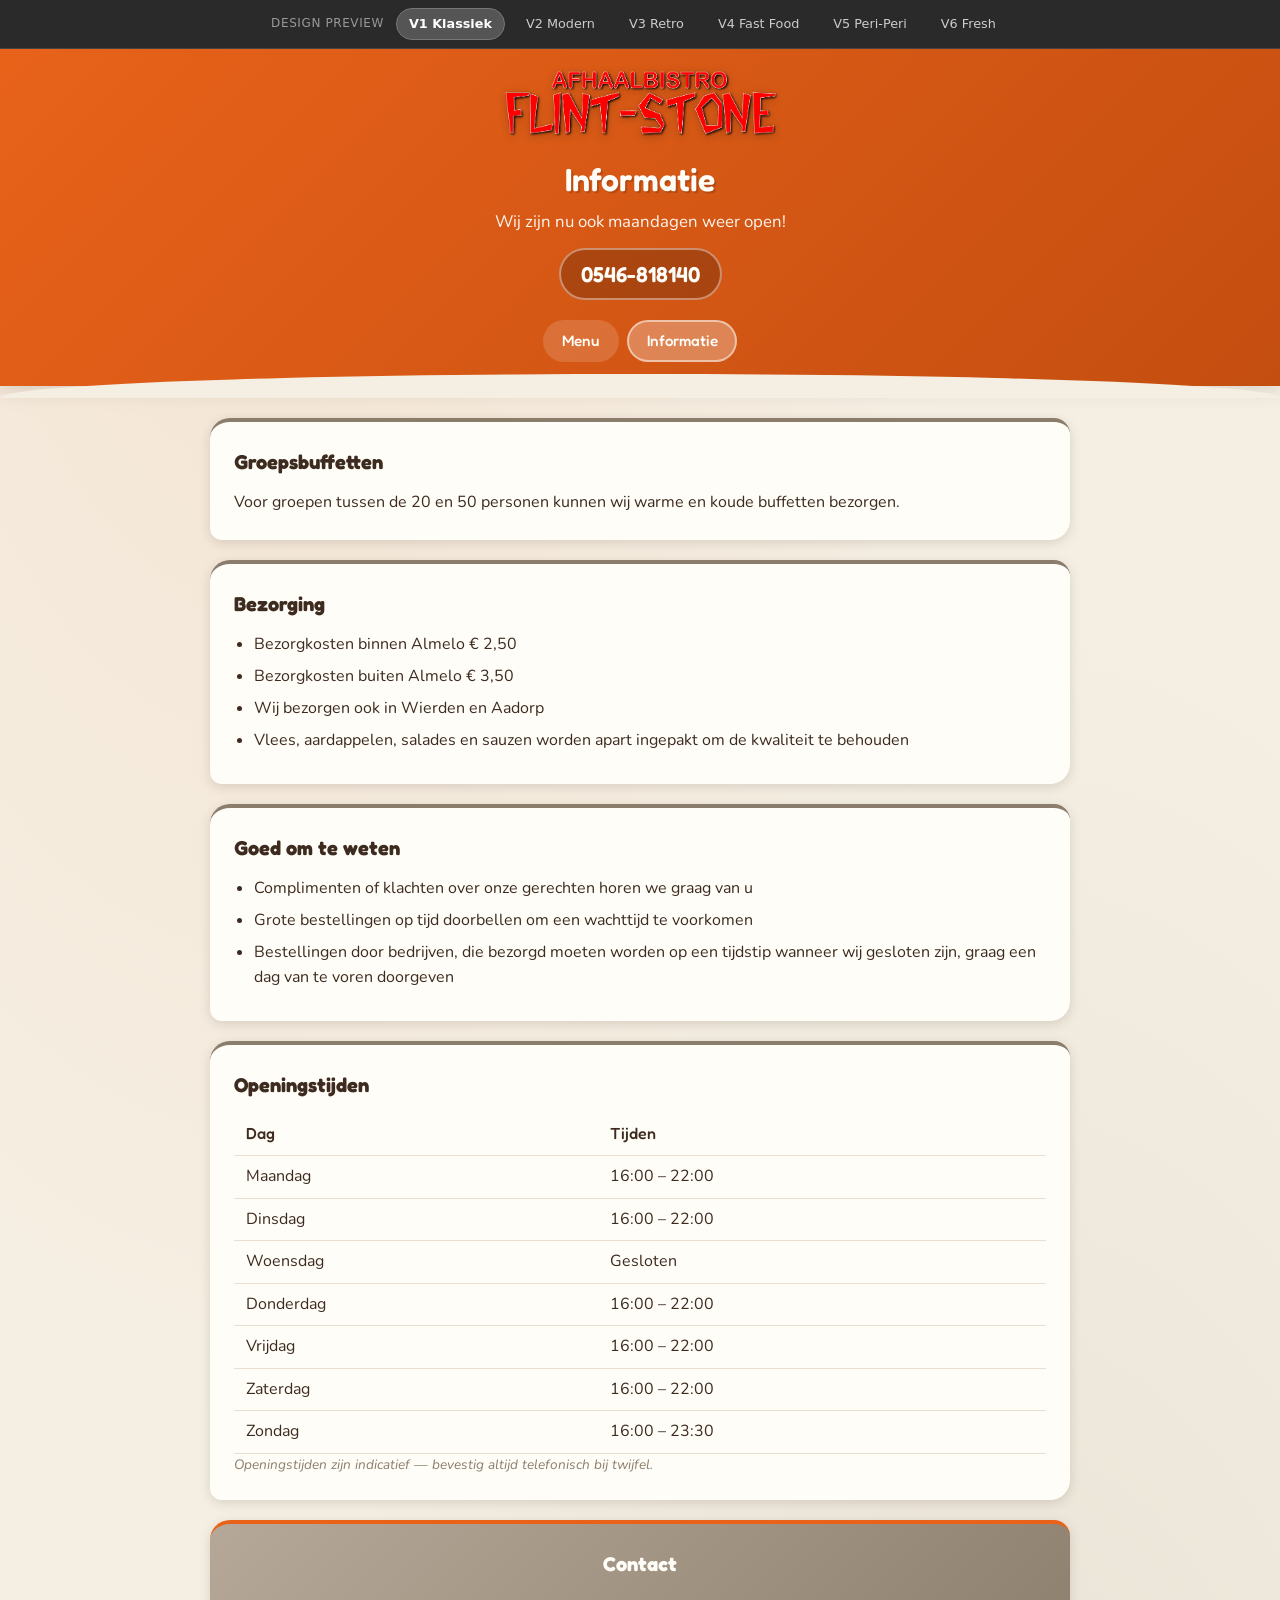
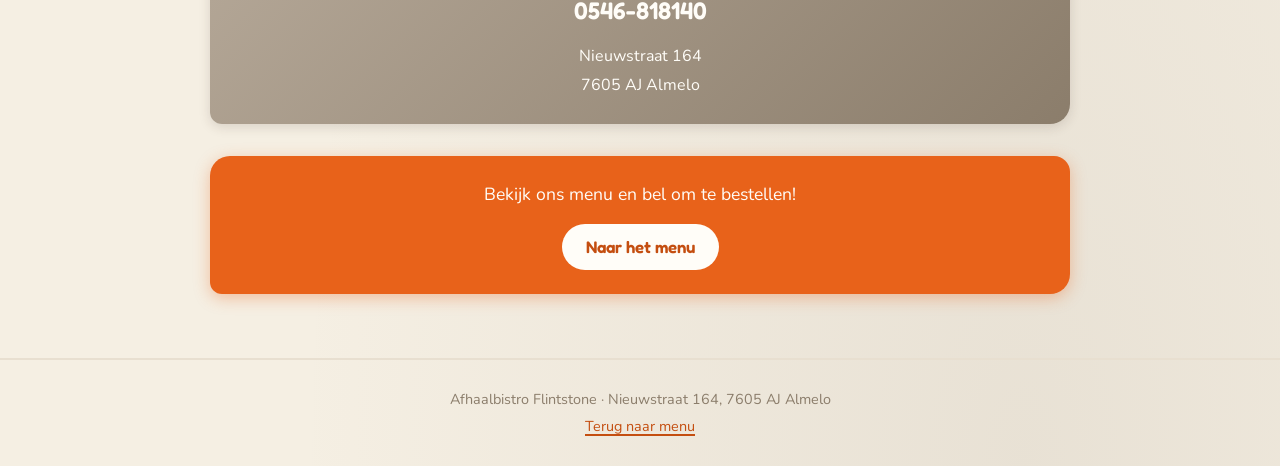
<file: informatie/index.html>
<!DOCTYPE html>
<html lang="nl">
<head>
  <meta charset="UTF-8">
  <meta http-equiv="refresh" content="0;url=/v1/informatie/">
  <title>Informatie – Afhaalbistro Flintstone</title>
  <link rel="canonical" href="https://www.flint-stone.nl/v1/informatie/">
</head>
<body>
  <p>Doorverwijzen naar <a href="/v1/informatie/">Informatie – Afhaalbistro Flintstone</a>…</p>
</body>
</html>
</file>
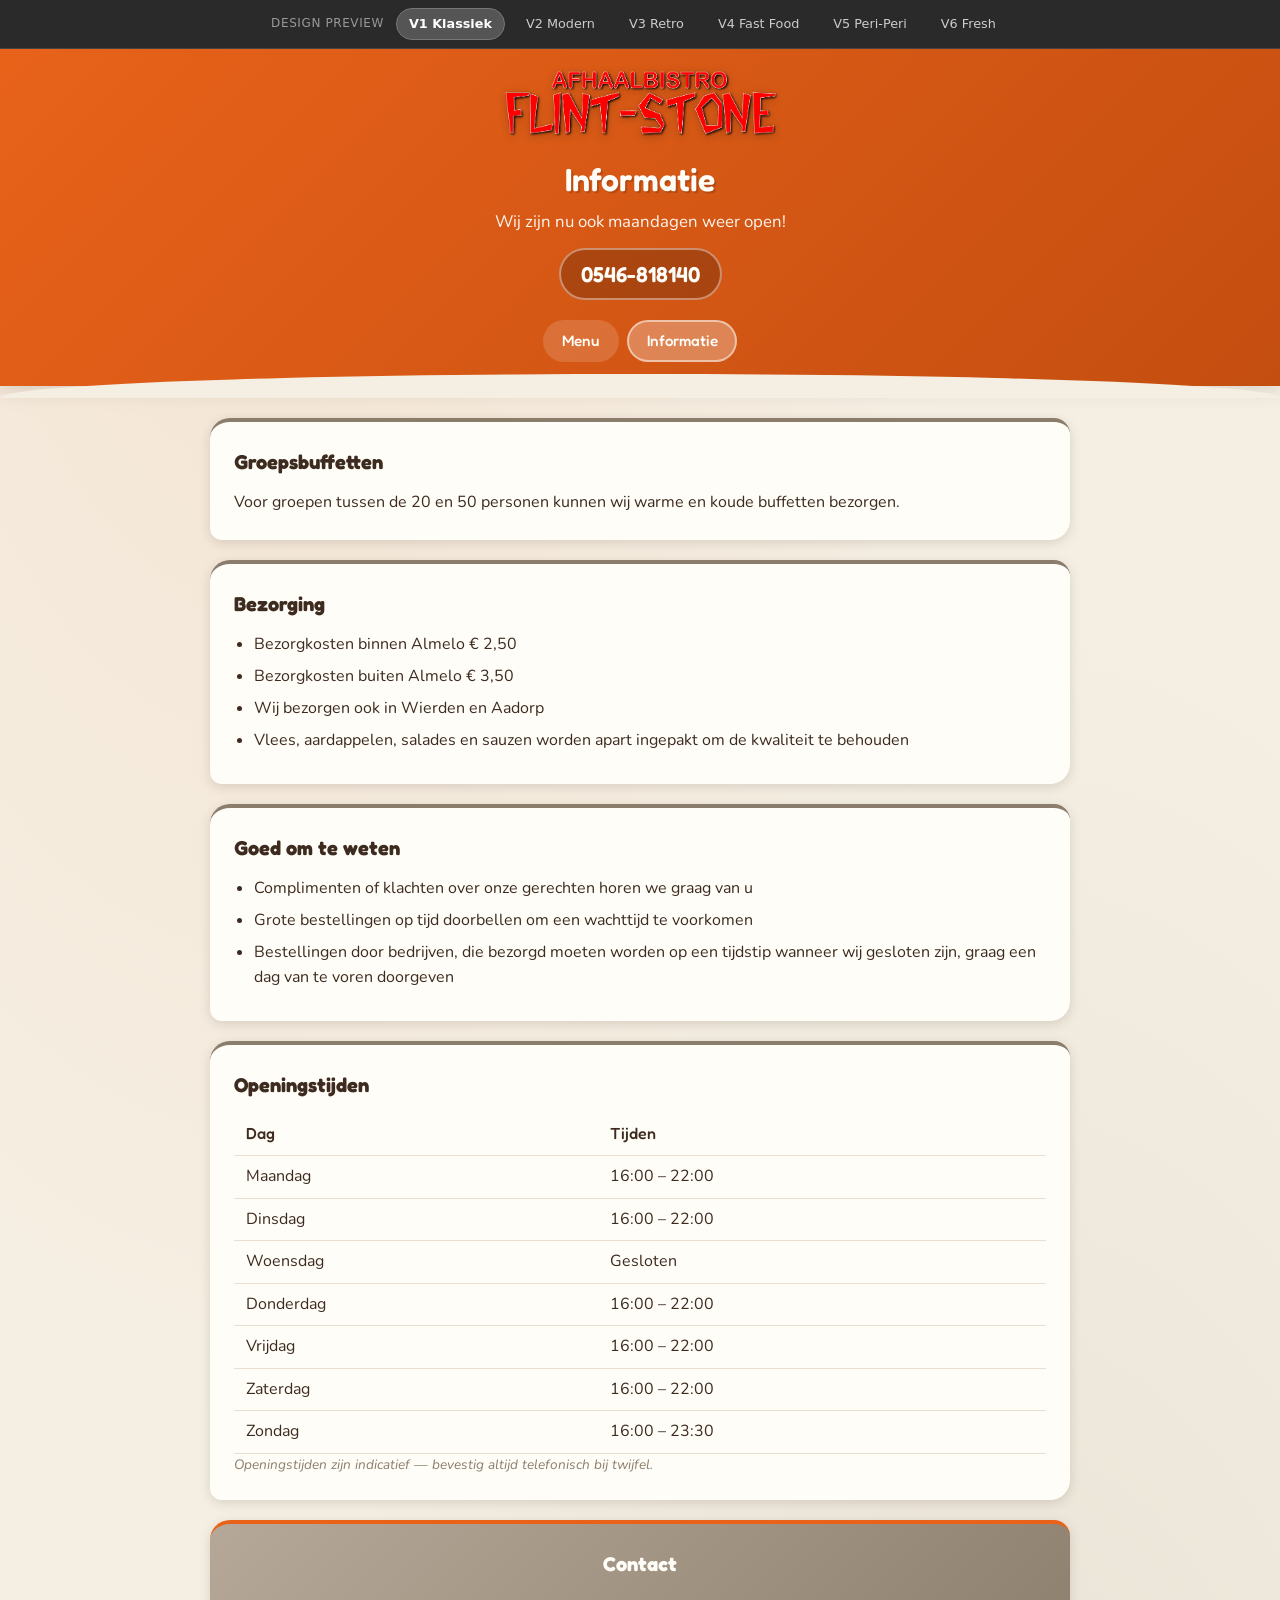
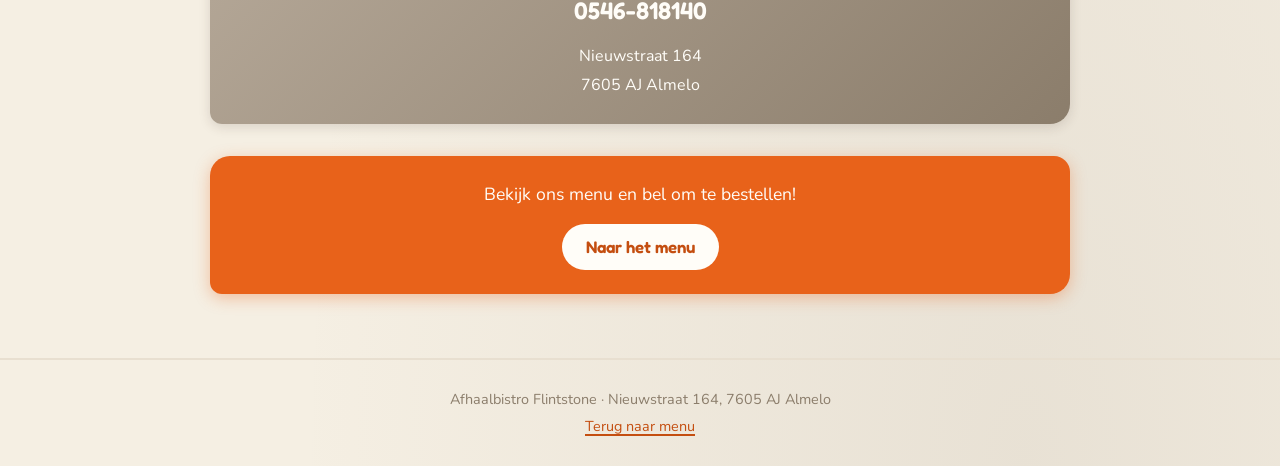
<file: v1/informatie/index.html>
<!DOCTYPE html>
<html lang="nl">
<head>
  <meta charset="UTF-8">
  <meta name="viewport" content="width=device-width, initial-scale=1">
  <title>Wij zijn nu ook maandagen weer open! – Afhaalbistro Flintstone</title>
  <meta name="description" content="Informatie over Afhaalbistro Flintstone: bezorging in Almelo, Wierden en Aadorp, groepsbuffetten en openingstijden. Bel 0546-818140.">
  <link rel="canonical" href="https://www.flint-stone.nl/v1/informatie/">
  <meta property="og:type" content="website">
  <meta property="og:url" content="https://www.flint-stone.nl/v1/informatie/">
  <meta property="og:title" content="Informatie – Afhaalbistro Flintstone">
  <meta property="og:description" content="Bezorging, groepsbuffetten en praktische info over Afhaalbistro Flintstone in Almelo. Bel 0546-818140.">
  <meta property="og:image" content="https://www.flint-stone.nl/assets/logo.png">
  <meta property="og:locale" content="nl_NL">
  <meta name="twitter:card" content="summary">
  <meta name="twitter:title" content="Informatie – Afhaalbistro Flintstone">
  <meta name="twitter:description" content="Bezorging, groepsbuffetten en praktische info. Bel 0546-818140.">
  <meta name="twitter:image" content="https://www.flint-stone.nl/assets/logo.png">
  <link rel="icon" href="/assets/logo.png" type="image/png">
  <link rel="preconnect" href="https://fonts.googleapis.com">
  <link rel="preconnect" href="https://fonts.gstatic.com" crossorigin>
  <link href="https://fonts.googleapis.com/css2?family=Fredoka:wght@400;500;600&family=Nunito:wght@400;600;700&display=swap" rel="stylesheet">
  <link rel="stylesheet" href="/css/version-switcher.css">
  <link rel="stylesheet" href="/css/style.css">
  <script type="application/ld+json">
  {
    "@context": "https://schema.org",
    "@type": "Restaurant",
    "name": "Afhaalbistro Flintstone",
    "image": "https://www.flint-stone.nl/assets/logo.png",
    "url": "https://www.flint-stone.nl/v1/",
    "telephone": "+31546818140",
    "servesCuisine": ["Grill", "Nederlands", "Afhaal"],
    "priceRange": "€€",
    "address": {
      "@type": "PostalAddress",
      "streetAddress": "Nieuwstraat 164",
      "addressLocality": "Almelo",
      "postalCode": "7605 AJ",
      "addressCountry": "NL"
    },
    "openingHoursSpecification": [
      {
        "@type": "OpeningHoursSpecification",
        "dayOfWeek": ["Monday", "Tuesday", "Thursday", "Friday", "Saturday"],
        "opens": "16:00",
        "closes": "22:00"
      },
      {
        "@type": "OpeningHoursSpecification",
        "dayOfWeek": "Sunday",
        "opens": "16:00",
        "closes": "23:30"
      }
    ]
  }
  </script>
</head>
<body>
  <nav class="version-switcher" aria-label="Designversie">
    <span class="version-switcher__label">Design preview</span>
    <a href="/v1/informatie/" aria-current="page">V1 Klassiek</a>
    <a href="/v2/informatie/">V2 Modern</a>
    <a href="/v3/informatie/">V3 Retro</a>
    <a href="/v4/informatie/">V4 Fast Food</a>
    <a href="/v5/informatie/">V5 Peri-Peri</a>
    <a href="/v6/informatie/">V6 Fresh</a>
  </nav>

  <header class="site-header">
    <img src="/assets/logo.png" alt="Afhaalbistro Flintstone" class="logo" width="280" height="77">
    <h1>Informatie</h1>
    <p class="tagline">Wij zijn nu ook maandagen weer open!</p>
    <a href="tel:+31546818140" class="phone-link">0546-818140</a>
    <nav class="site-nav" aria-label="Hoofdnavigatie">
      <a href="/v1/">Menu</a>
      <a href="/v1/informatie/" aria-current="page">Informatie</a>
    </nav>
  </header>

  <main>
    <section class="info-block" aria-labelledby="buffet-heading">
      <h2 id="buffet-heading">Groepsbuffetten</h2>
      <p>Voor groepen tussen de 20 en 50 personen kunnen wij warme en koude buffetten bezorgen.</p>
    </section>

    <section class="info-block" aria-labelledby="bezorg-heading">
      <h2 id="bezorg-heading">Bezorging</h2>
      <ul>
        <li>Bezorgkosten binnen Almelo € 2,50</li>
        <li>Bezorgkosten buiten Almelo € 3,50</li>
        <li>Wij bezorgen ook in Wierden en Aadorp</li>
        <li>Vlees, aardappelen, salades en sauzen worden apart ingepakt om de kwaliteit te behouden</li>
      </ul>
    </section>

    <section class="info-block" aria-labelledby="tips-heading">
      <h2 id="tips-heading">Goed om te weten</h2>
      <ul>
        <li>Complimenten of klachten over onze gerechten horen we graag van u</li>
        <li>Grote bestellingen op tijd doorbellen om een wachttijd te voorkomen</li>
        <li>Bestellingen door bedrijven, die bezorgd moeten worden op een tijdstip wanneer wij gesloten zijn, graag een dag van te voren doorgeven</li>
      </ul>
    </section>

    <section class="info-block" aria-labelledby="hours-heading">
      <h2 id="hours-heading">Openingstijden</h2>
      <table class="hours-table">
        <thead>
          <tr>
            <th scope="col">Dag</th>
            <th scope="col">Tijden</th>
          </tr>
        </thead>
        <tbody>
          <tr>
            <td>Maandag</td>
            <td>16:00 – 22:00</td>
          </tr>
          <tr>
            <td>Dinsdag</td>
            <td>16:00 – 22:00</td>
          </tr>
          <tr>
            <td>Woensdag</td>
            <td>Gesloten</td>
          </tr>
          <tr>
            <td>Donderdag</td>
            <td>16:00 – 22:00</td>
          </tr>
          <tr>
            <td>Vrijdag</td>
            <td>16:00 – 22:00</td>
          </tr>
          <tr>
            <td>Zaterdag</td>
            <td>16:00 – 22:00</td>
          </tr>
          <tr>
            <td>Zondag</td>
            <td>16:00 – 23:30</td>
          </tr>
        </tbody>
      </table>
      <p class="hours-note">Openingstijden zijn indicatief — bevestig altijd telefonisch bij twijfel.</p>
    </section>

    <section class="info-block contact-card" aria-labelledby="contact-heading">
      <h2 id="contact-heading">Contact</h2>
      <p><a href="tel:+31546818140">0546-818140</a></p>
      <address>
        Nieuwstraat 164<br>
        7605 AJ Almelo
      </address>
    </section>

    <aside class="cta-banner">
      <p>Bekijk ons menu en bel om te bestellen!</p>
      <a href="/v1/" class="btn">Naar het menu</a>
    </aside>
  </main>

  <footer class="site-footer">
    <p>Afhaalbistro Flintstone · Nieuwstraat 164, 7605 AJ Almelo</p>
    <p><a href="/v1/">Terug naar menu</a></p>
  </footer>

  <div class="sticky-call" aria-hidden="true">
    <a href="tel:+31546818140">
      <svg viewBox="0 0 24 24" aria-hidden="true"><path d="M6.62 10.79a15.05 15.05 0 006.59 6.59l2.2-2.2a1 1 0 011.01-.24 11.36 11.36 0 003.56.57 1 1 0 011 1V20a1 1 0 01-1 1A17 17 0 013 4a1 1 0 011-1h3.5a1 1 0 011 1 11.36 11.36 0 00.57 3.56 1 1 0 01-.25 1.01l-2.2 2.22z"/></svg>
      Bel 0546-818140
    </a>
  </div>
</body>
</html>
</file>
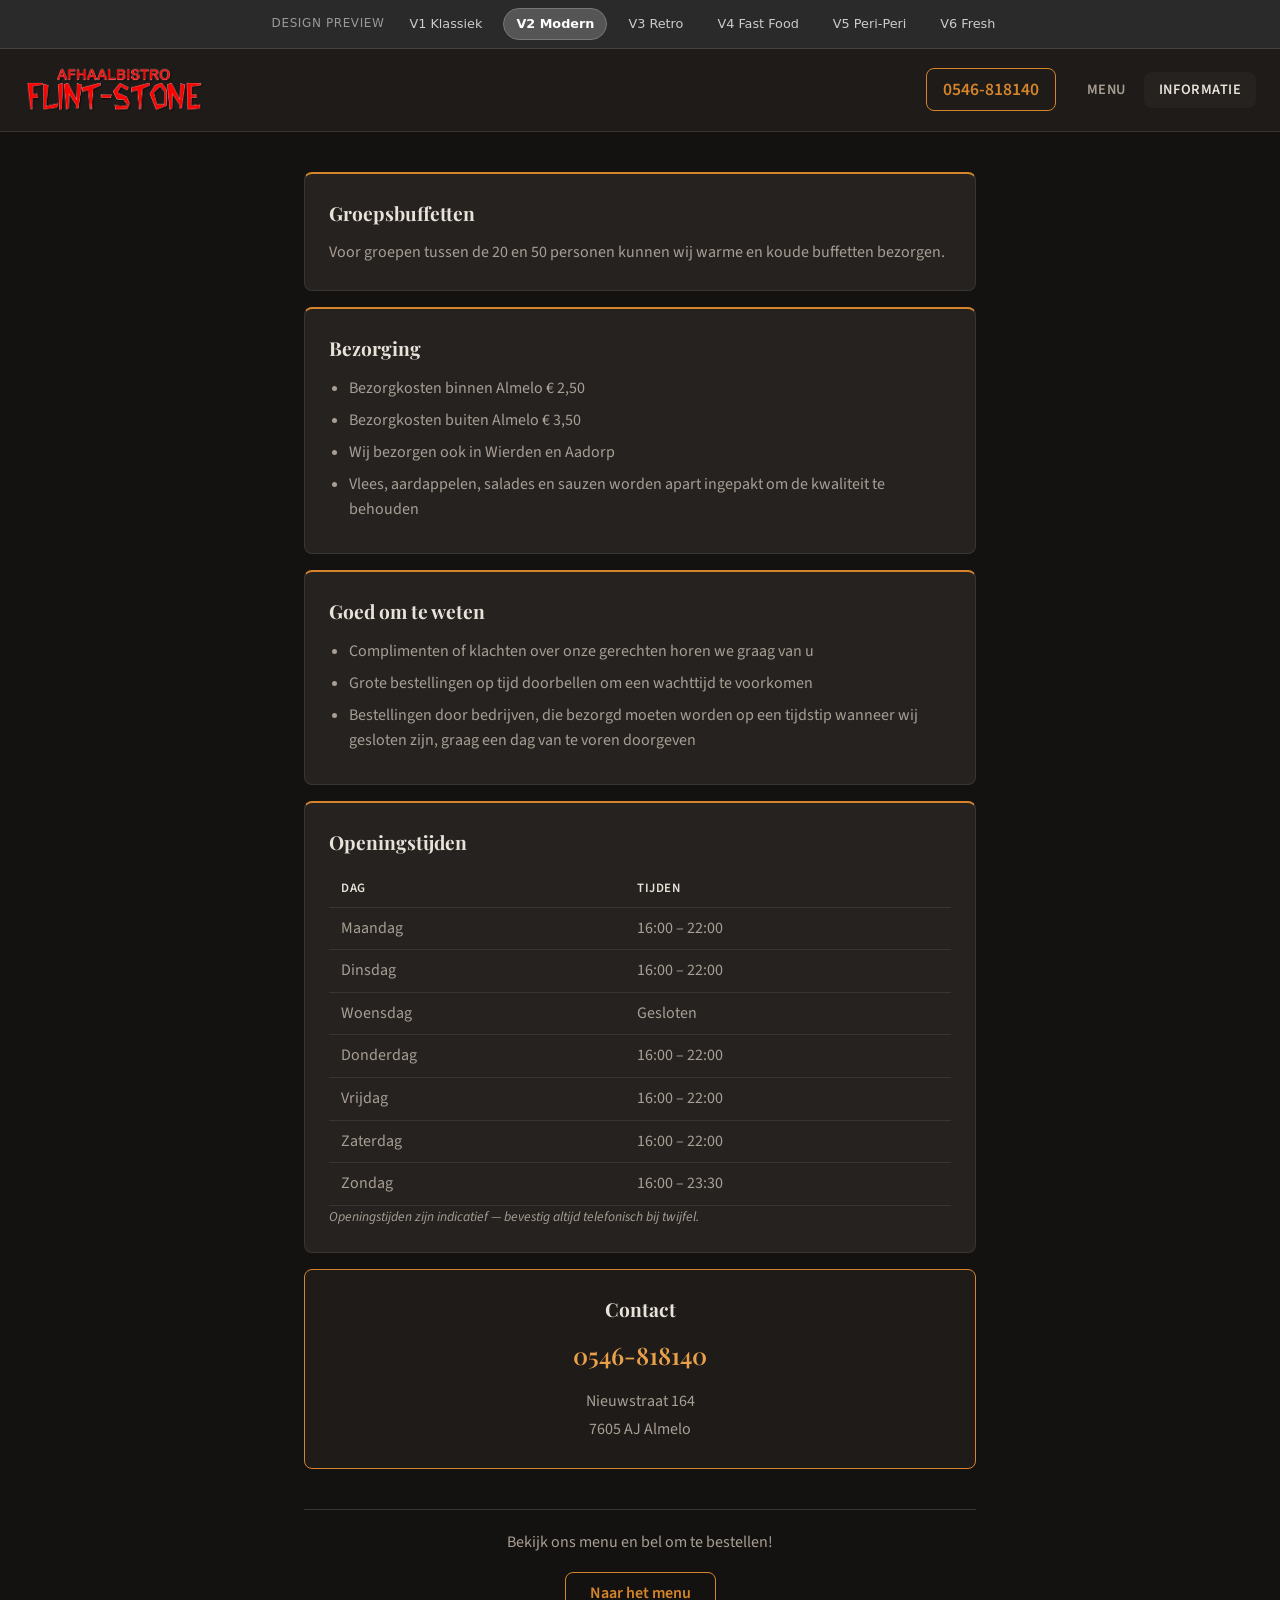
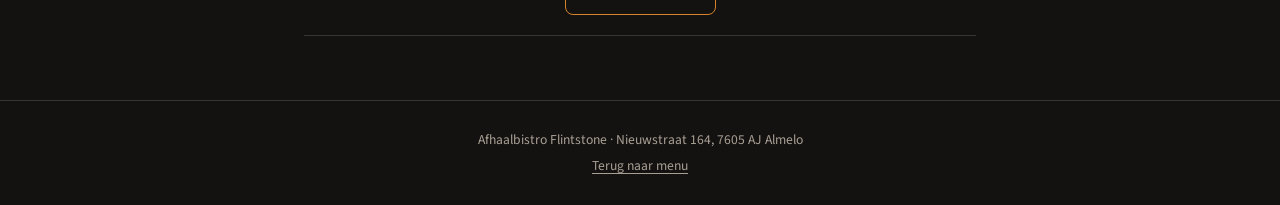
<file: v2/informatie/index.html>
<!DOCTYPE html>
<html lang="nl">
<head>
  <meta charset="UTF-8">
  <meta name="viewport" content="width=device-width, initial-scale=1">
  <title>Wij zijn nu ook maandagen weer open! – Afhaalbistro Flintstone</title>
  <meta name="description" content="Informatie over Afhaalbistro Flintstone: bezorging in Almelo, Wierden en Aadorp, groepsbuffetten en openingstijden. Bel 0546-818140.">
    <meta name="robots" content="noindex">
  <link rel="canonical" href="https://www.flint-stone.nl/v2/informatie/">
  <meta property="og:type" content="website">
  <meta property="og:url" content="https://www.flint-stone.nl/v2/informatie/">
  <meta property="og:title" content="Informatie – Afhaalbistro Flintstone">
  <meta property="og:description" content="Bezorging, groepsbuffetten en praktische info over Afhaalbistro Flintstone in Almelo. Bel 0546-818140.">
  <meta property="og:image" content="https://www.flint-stone.nl/assets/logo.png">
  <meta property="og:locale" content="nl_NL">
  <meta name="twitter:card" content="summary">
  <meta name="twitter:title" content="Informatie – Afhaalbistro Flintstone">
  <meta name="twitter:description" content="Bezorging, groepsbuffetten en praktische info. Bel 0546-818140.">
  <meta name="twitter:image" content="https://www.flint-stone.nl/assets/logo.png">
  <link rel="icon" href="/assets/logo.png" type="image/png">
  <link rel="preconnect" href="https://fonts.googleapis.com">
  <link rel="preconnect" href="https://fonts.gstatic.com" crossorigin>
  <link href="https://fonts.googleapis.com/css2?family=Playfair+Display:wght@400;600;700&family=Source+Sans+3:wght@400;600;700&display=swap" rel="stylesheet">
  <link rel="stylesheet" href="/css/version-switcher.css">
  <link rel="stylesheet" href="/css/v2.css">
  <script type="application/ld+json">
  {
    "@context": "https://schema.org",
    "@type": "Restaurant",
    "name": "Afhaalbistro Flintstone",
    "image": "https://www.flint-stone.nl/assets/logo.png",
    "url": "https://www.flint-stone.nl/v2/",
    "telephone": "+31546818140",
    "servesCuisine": ["Grill", "Nederlands", "Afhaal"],
    "priceRange": "€€",
    "address": {
      "@type": "PostalAddress",
      "streetAddress": "Nieuwstraat 164",
      "addressLocality": "Almelo",
      "postalCode": "7605 AJ",
      "addressCountry": "NL"
    },
    "openingHoursSpecification": [
      {
        "@type": "OpeningHoursSpecification",
        "dayOfWeek": ["Monday", "Tuesday", "Thursday", "Friday", "Saturday"],
        "opens": "16:00",
        "closes": "22:00"
      },
      {
        "@type": "OpeningHoursSpecification",
        "dayOfWeek": "Sunday",
        "opens": "16:00",
        "closes": "23:30"
      }
    ]
  }
  </script>
</head>
<body>
  <nav class="version-switcher" aria-label="Designversie">
    <span class="version-switcher__label">Design preview</span>
    <a href="/v1/informatie/">V1 Klassiek</a>
    <a href="/v2/informatie/" aria-current="page">V2 Modern</a>
    <a href="/v3/informatie/">V3 Retro</a>
    <a href="/v4/informatie/">V4 Fast Food</a>
    <a href="/v5/informatie/">V5 Peri-Peri</a>
    <a href="/v6/informatie/">V6 Fresh</a>
  </nav>

  <header class="site-header">
    <img src="/assets/logo.png" alt="Afhaalbistro Flintstone" class="logo" width="280" height="77">
    <h1>Informatie</h1>
    <p class="tagline">Wij zijn nu ook maandagen weer open!</p>
    <a href="tel:+31546818140" class="phone-link">0546-818140</a>
    <nav class="site-nav" aria-label="Hoofdnavigatie">
      <a href="/v2/">Menu</a>
      <a href="/v2/informatie/" aria-current="page">Informatie</a>
    </nav>
  </header>

  <main>
    <section class="info-block" aria-labelledby="buffet-heading">
      <h2 id="buffet-heading">Groepsbuffetten</h2>
      <p>Voor groepen tussen de 20 en 50 personen kunnen wij warme en koude buffetten bezorgen.</p>
    </section>

    <section class="info-block" aria-labelledby="bezorg-heading">
      <h2 id="bezorg-heading">Bezorging</h2>
      <ul>
        <li>Bezorgkosten binnen Almelo € 2,50</li>
        <li>Bezorgkosten buiten Almelo € 3,50</li>
        <li>Wij bezorgen ook in Wierden en Aadorp</li>
        <li>Vlees, aardappelen, salades en sauzen worden apart ingepakt om de kwaliteit te behouden</li>
      </ul>
    </section>

    <section class="info-block" aria-labelledby="tips-heading">
      <h2 id="tips-heading">Goed om te weten</h2>
      <ul>
        <li>Complimenten of klachten over onze gerechten horen we graag van u</li>
        <li>Grote bestellingen op tijd doorbellen om een wachttijd te voorkomen</li>
        <li>Bestellingen door bedrijven, die bezorgd moeten worden op een tijdstip wanneer wij gesloten zijn, graag een dag van te voren doorgeven</li>
      </ul>
    </section>

    <section class="info-block" aria-labelledby="hours-heading">
      <h2 id="hours-heading">Openingstijden</h2>
      <table class="hours-table">
        <thead>
          <tr>
            <th scope="col">Dag</th>
            <th scope="col">Tijden</th>
          </tr>
        </thead>
        <tbody>
          <tr>
            <td>Maandag</td>
            <td>16:00 – 22:00</td>
          </tr>
          <tr>
            <td>Dinsdag</td>
            <td>16:00 – 22:00</td>
          </tr>
          <tr>
            <td>Woensdag</td>
            <td>Gesloten</td>
          </tr>
          <tr>
            <td>Donderdag</td>
            <td>16:00 – 22:00</td>
          </tr>
          <tr>
            <td>Vrijdag</td>
            <td>16:00 – 22:00</td>
          </tr>
          <tr>
            <td>Zaterdag</td>
            <td>16:00 – 22:00</td>
          </tr>
          <tr>
            <td>Zondag</td>
            <td>16:00 – 23:30</td>
          </tr>
        </tbody>
      </table>
      <p class="hours-note">Openingstijden zijn indicatief — bevestig altijd telefonisch bij twijfel.</p>
    </section>

    <section class="info-block contact-card" aria-labelledby="contact-heading">
      <h2 id="contact-heading">Contact</h2>
      <p><a href="tel:+31546818140">0546-818140</a></p>
      <address>
        Nieuwstraat 164<br>
        7605 AJ Almelo
      </address>
    </section>

    <aside class="cta-banner">
      <p>Bekijk ons menu en bel om te bestellen!</p>
      <a href="/v2/" class="btn">Naar het menu</a>
    </aside>
  </main>

  <footer class="site-footer">
    <p>Afhaalbistro Flintstone · Nieuwstraat 164, 7605 AJ Almelo</p>
    <p><a href="/v2/">Terug naar menu</a></p>
  </footer>

  <div class="sticky-call" aria-hidden="true">
    <a href="tel:+31546818140">
      <svg viewBox="0 0 24 24" aria-hidden="true"><path d="M6.62 10.79a15.05 15.05 0 006.59 6.59l2.2-2.2a1 1 0 011.01-.24 11.36 11.36 0 003.56.57 1 1 0 011 1V20a1 1 0 01-1 1A17 17 0 013 4a1 1 0 011-1h3.5a1 1 0 011 1 11.36 11.36 0 00.57 3.56 1 1 0 01-.25 1.01l-2.2 2.22z"/></svg>
      Bel 0546-818140
    </a>
  </div>
</body>
</html>
</file>
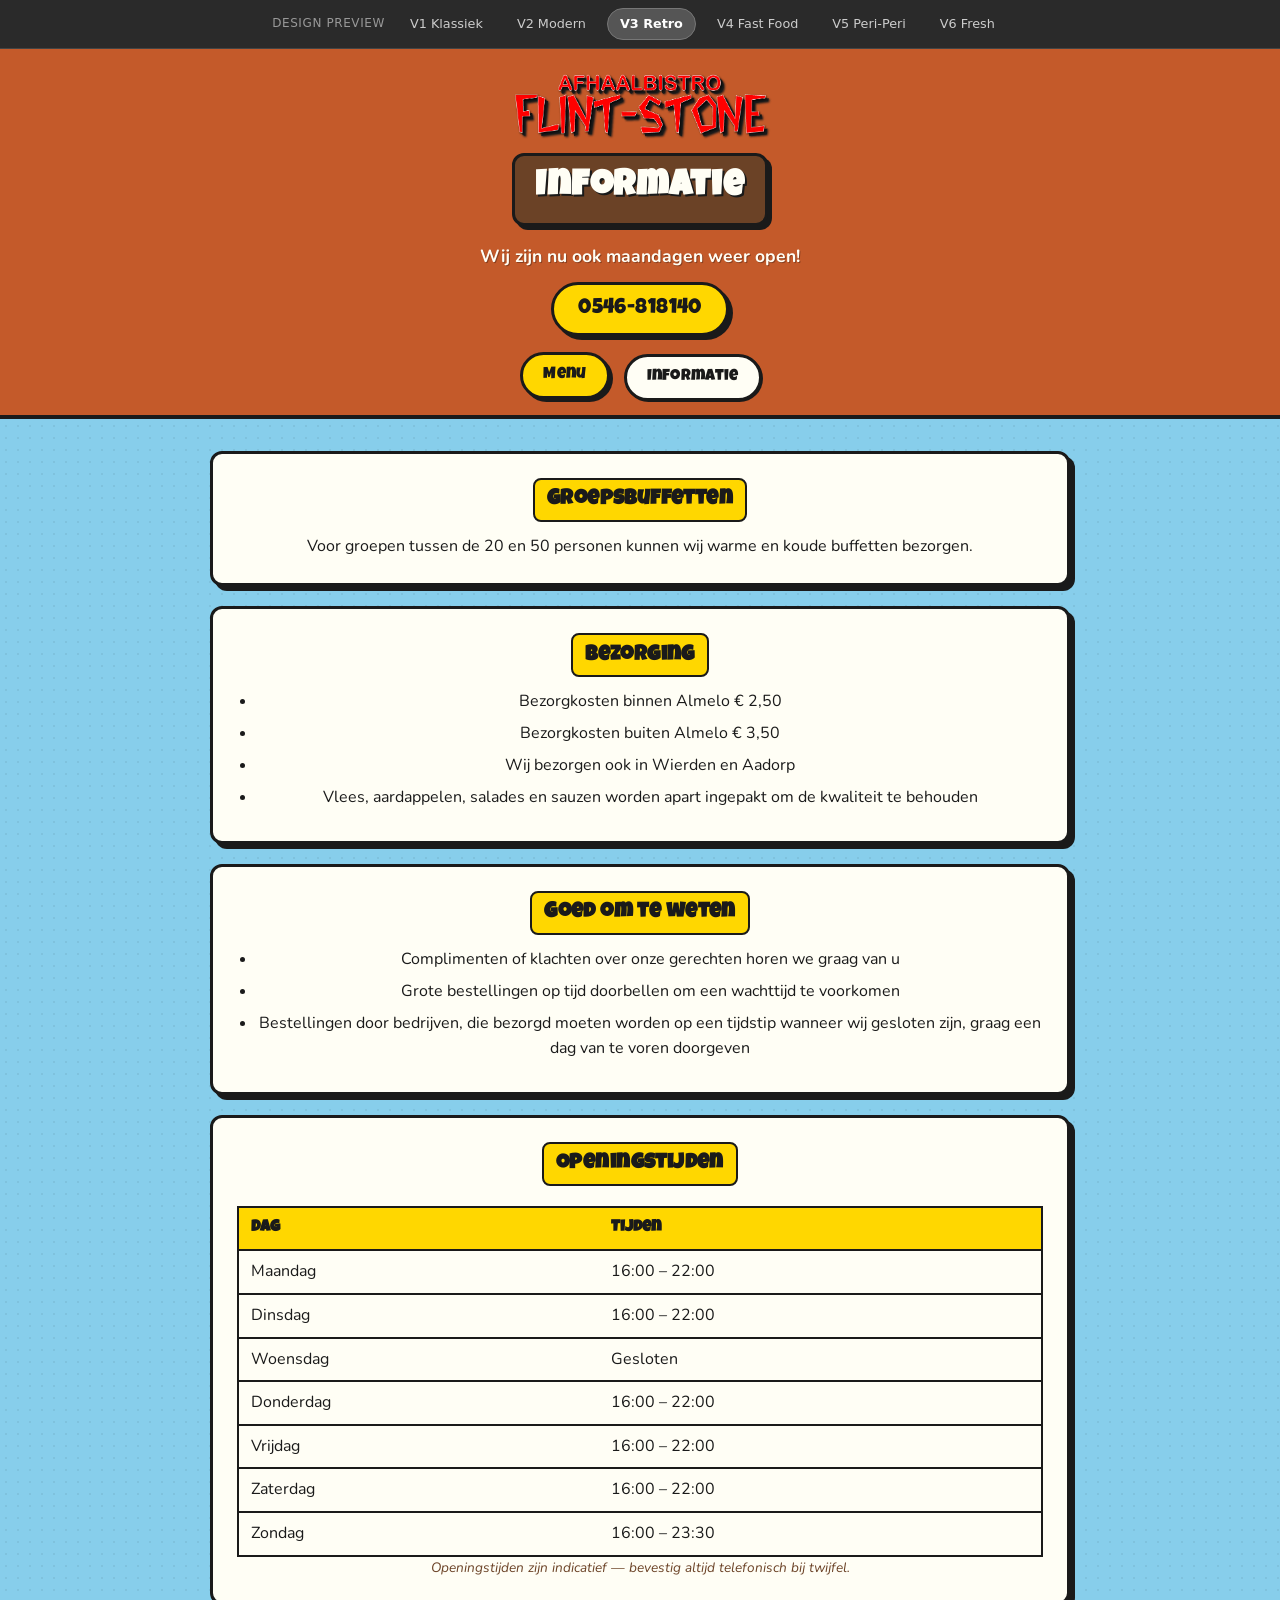
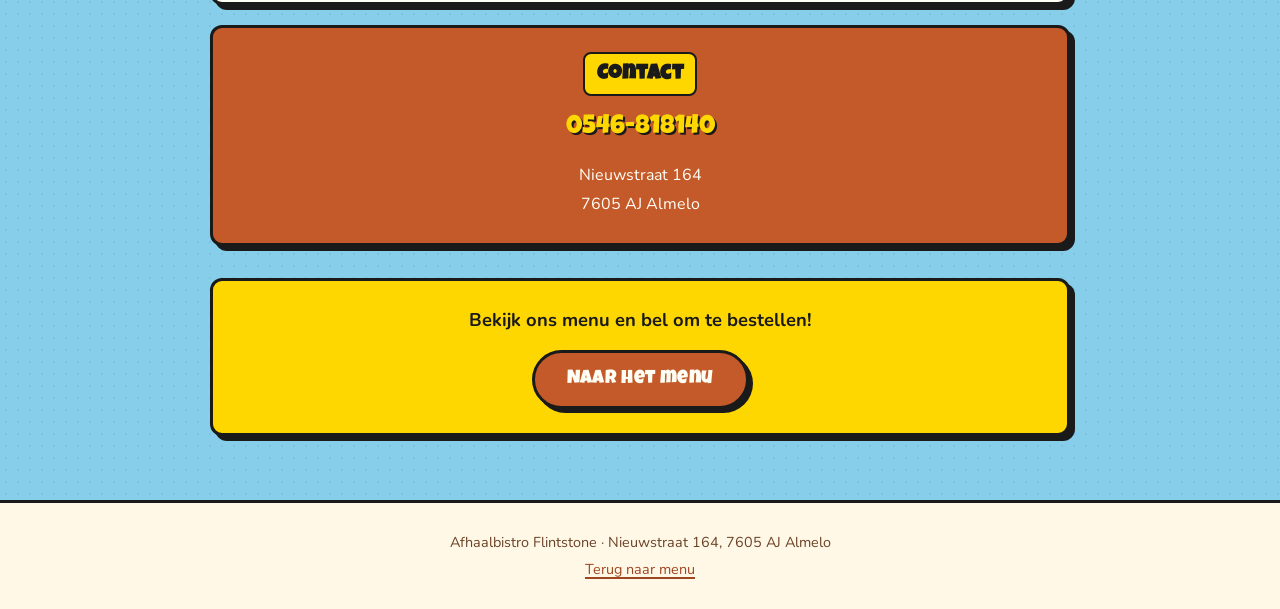
<file: v3/informatie/index.html>
<!DOCTYPE html>
<html lang="nl">
<head>
  <meta charset="UTF-8">
  <meta name="viewport" content="width=device-width, initial-scale=1">
  <title>Wij zijn nu ook maandagen weer open! – Afhaalbistro Flintstone</title>
  <meta name="description" content="Informatie over Afhaalbistro Flintstone: bezorging in Almelo, Wierden en Aadorp, groepsbuffetten en openingstijden. Bel 0546-818140.">
    <meta name="robots" content="noindex">
  <link rel="canonical" href="https://www.flint-stone.nl/v3/informatie/">
  <meta property="og:type" content="website">
  <meta property="og:url" content="https://www.flint-stone.nl/v3/informatie/">
  <meta property="og:title" content="Informatie – Afhaalbistro Flintstone">
  <meta property="og:description" content="Bezorging, groepsbuffetten en praktische info over Afhaalbistro Flintstone in Almelo. Bel 0546-818140.">
  <meta property="og:image" content="https://www.flint-stone.nl/assets/logo.png">
  <meta property="og:locale" content="nl_NL">
  <meta name="twitter:card" content="summary">
  <meta name="twitter:title" content="Informatie – Afhaalbistro Flintstone">
  <meta name="twitter:description" content="Bezorging, groepsbuffetten en praktische info. Bel 0546-818140.">
  <meta name="twitter:image" content="https://www.flint-stone.nl/assets/logo.png">
  <link rel="icon" href="/assets/logo.png" type="image/png">
  <link rel="preconnect" href="https://fonts.googleapis.com">
  <link rel="preconnect" href="https://fonts.gstatic.com" crossorigin>
  <link href="https://fonts.googleapis.com/css2?family=Luckiest+Guy&family=Nunito:wght@400;600;700&display=swap" rel="stylesheet">
  <link rel="stylesheet" href="/css/version-switcher.css">
  <link rel="stylesheet" href="/css/v3.css">
  <script type="application/ld+json">
  {
    "@context": "https://schema.org",
    "@type": "Restaurant",
    "name": "Afhaalbistro Flintstone",
    "image": "https://www.flint-stone.nl/assets/logo.png",
    "url": "https://www.flint-stone.nl/v3/",
    "telephone": "+31546818140",
    "servesCuisine": ["Grill", "Nederlands", "Afhaal"],
    "priceRange": "€€",
    "address": {
      "@type": "PostalAddress",
      "streetAddress": "Nieuwstraat 164",
      "addressLocality": "Almelo",
      "postalCode": "7605 AJ",
      "addressCountry": "NL"
    },
    "openingHoursSpecification": [
      {
        "@type": "OpeningHoursSpecification",
        "dayOfWeek": ["Monday", "Tuesday", "Thursday", "Friday", "Saturday"],
        "opens": "16:00",
        "closes": "22:00"
      },
      {
        "@type": "OpeningHoursSpecification",
        "dayOfWeek": "Sunday",
        "opens": "16:00",
        "closes": "23:30"
      }
    ]
  }
  </script>
</head>
<body>
  <nav class="version-switcher" aria-label="Designversie">
    <span class="version-switcher__label">Design preview</span>
    <a href="/v1/informatie/">V1 Klassiek</a>
    <a href="/v2/informatie/">V2 Modern</a>
    <a href="/v3/informatie/" aria-current="page">V3 Retro</a>
    <a href="/v4/informatie/">V4 Fast Food</a>
    <a href="/v5/informatie/">V5 Peri-Peri</a>
    <a href="/v6/informatie/">V6 Fresh</a>
  </nav>

  <header class="site-header">
    <img src="/assets/logo.png" alt="Afhaalbistro Flintstone" class="logo" width="280" height="77">
    <h1>Informatie</h1>
    <p class="tagline">Wij zijn nu ook maandagen weer open!</p>
    <a href="tel:+31546818140" class="phone-link">0546-818140</a>
    <nav class="site-nav" aria-label="Hoofdnavigatie">
      <a href="/v3/">Menu</a>
      <a href="/v3/informatie/" aria-current="page">Informatie</a>
    </nav>
  </header>

  <main>
    <section class="info-block" aria-labelledby="buffet-heading">
      <h2 id="buffet-heading">Groepsbuffetten</h2>
      <p>Voor groepen tussen de 20 en 50 personen kunnen wij warme en koude buffetten bezorgen.</p>
    </section>

    <section class="info-block" aria-labelledby="bezorg-heading">
      <h2 id="bezorg-heading">Bezorging</h2>
      <ul>
        <li>Bezorgkosten binnen Almelo € 2,50</li>
        <li>Bezorgkosten buiten Almelo € 3,50</li>
        <li>Wij bezorgen ook in Wierden en Aadorp</li>
        <li>Vlees, aardappelen, salades en sauzen worden apart ingepakt om de kwaliteit te behouden</li>
      </ul>
    </section>

    <section class="info-block" aria-labelledby="tips-heading">
      <h2 id="tips-heading">Goed om te weten</h2>
      <ul>
        <li>Complimenten of klachten over onze gerechten horen we graag van u</li>
        <li>Grote bestellingen op tijd doorbellen om een wachttijd te voorkomen</li>
        <li>Bestellingen door bedrijven, die bezorgd moeten worden op een tijdstip wanneer wij gesloten zijn, graag een dag van te voren doorgeven</li>
      </ul>
    </section>

    <section class="info-block" aria-labelledby="hours-heading">
      <h2 id="hours-heading">Openingstijden</h2>
      <table class="hours-table">
        <thead>
          <tr>
            <th scope="col">Dag</th>
            <th scope="col">Tijden</th>
          </tr>
        </thead>
        <tbody>
          <tr>
            <td>Maandag</td>
            <td>16:00 – 22:00</td>
          </tr>
          <tr>
            <td>Dinsdag</td>
            <td>16:00 – 22:00</td>
          </tr>
          <tr>
            <td>Woensdag</td>
            <td>Gesloten</td>
          </tr>
          <tr>
            <td>Donderdag</td>
            <td>16:00 – 22:00</td>
          </tr>
          <tr>
            <td>Vrijdag</td>
            <td>16:00 – 22:00</td>
          </tr>
          <tr>
            <td>Zaterdag</td>
            <td>16:00 – 22:00</td>
          </tr>
          <tr>
            <td>Zondag</td>
            <td>16:00 – 23:30</td>
          </tr>
        </tbody>
      </table>
      <p class="hours-note">Openingstijden zijn indicatief — bevestig altijd telefonisch bij twijfel.</p>
    </section>

    <section class="info-block contact-card" aria-labelledby="contact-heading">
      <h2 id="contact-heading">Contact</h2>
      <p><a href="tel:+31546818140">0546-818140</a></p>
      <address>
        Nieuwstraat 164<br>
        7605 AJ Almelo
      </address>
    </section>

    <aside class="cta-banner">
      <p>Bekijk ons menu en bel om te bestellen!</p>
      <a href="/v3/" class="btn">Naar het menu</a>
    </aside>
  </main>

  <footer class="site-footer">
    <p>Afhaalbistro Flintstone · Nieuwstraat 164, 7605 AJ Almelo</p>
    <p><a href="/v3/">Terug naar menu</a></p>
  </footer>

  <div class="sticky-call" aria-hidden="true">
    <a href="tel:+31546818140">
      <svg viewBox="0 0 24 24" aria-hidden="true"><path d="M6.62 10.79a15.05 15.05 0 006.59 6.59l2.2-2.2a1 1 0 011.01-.24 11.36 11.36 0 003.56.57 1 1 0 011 1V20a1 1 0 01-1 1A17 17 0 013 4a1 1 0 011-1h3.5a1 1 0 011 1 11.36 11.36 0 00.57 3.56 1 1 0 01-.25 1.01l-2.2 2.22z"/></svg>
      Bel 0546-818140
    </a>
  </div>
</body>
</html>
</file>
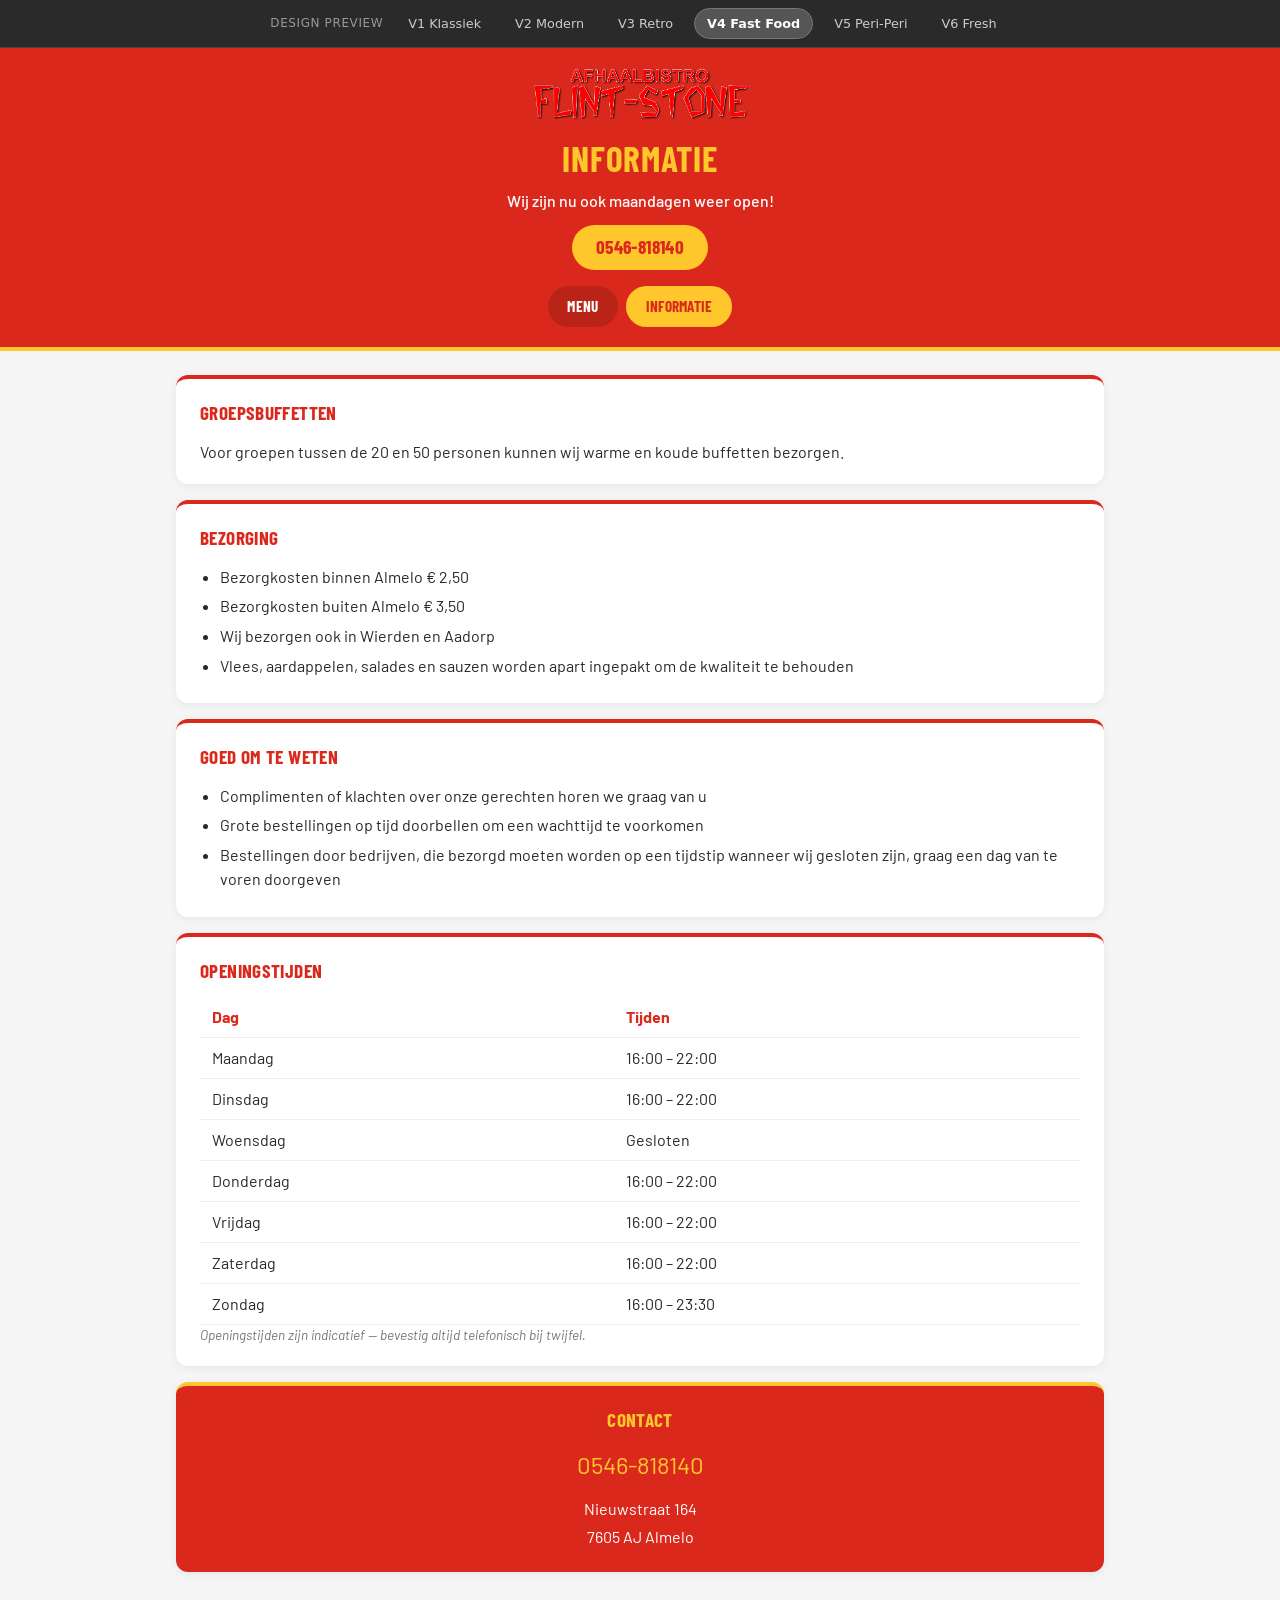
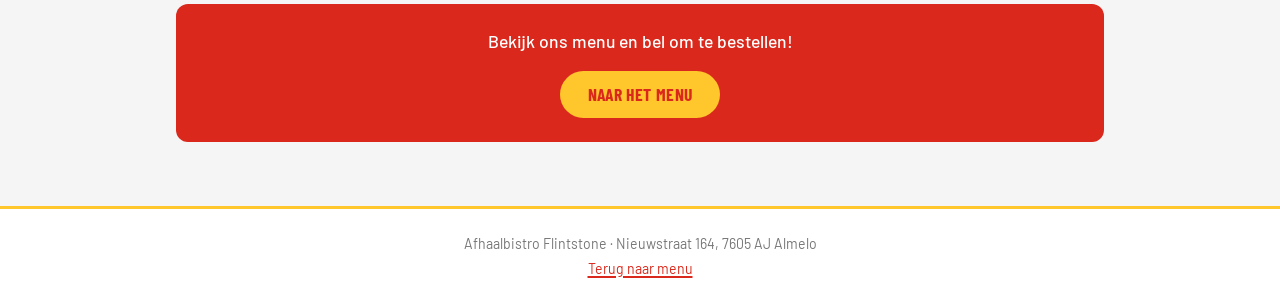
<file: v4/informatie/index.html>
<!DOCTYPE html>
<html lang="nl">
<head>
  <meta charset="UTF-8">
  <meta name="viewport" content="width=device-width, initial-scale=1">
  <title>Wij zijn nu ook maandagen weer open! – Afhaalbistro Flintstone</title>
  <meta name="description" content="Informatie over Afhaalbistro Flintstone: bezorging in Almelo, Wierden en Aadorp, groepsbuffetten en openingstijden. Bel 0546-818140.">
    <meta name="robots" content="noindex">
  <link rel="canonical" href="https://www.flint-stone.nl/v4/informatie/">
  <meta property="og:type" content="website">
  <meta property="og:url" content="https://www.flint-stone.nl/v4/informatie/">
  <meta property="og:title" content="Informatie – Afhaalbistro Flintstone">
  <meta property="og:description" content="Bezorging, groepsbuffetten en praktische info over Afhaalbistro Flintstone in Almelo. Bel 0546-818140.">
  <meta property="og:image" content="https://www.flint-stone.nl/assets/logo.png">
  <meta property="og:locale" content="nl_NL">
  <meta name="twitter:card" content="summary">
  <meta name="twitter:title" content="Informatie – Afhaalbistro Flintstone">
  <meta name="twitter:description" content="Bezorging, groepsbuffetten en praktische info. Bel 0546-818140.">
  <meta name="twitter:image" content="https://www.flint-stone.nl/assets/logo.png">
  <link rel="icon" href="/assets/logo.png" type="image/png">
  <link rel="preconnect" href="https://fonts.googleapis.com">
  <link rel="preconnect" href="https://fonts.gstatic.com" crossorigin>
  <link href="https://fonts.googleapis.com/css2?family=Barlow+Condensed:wght@600;700&family=Barlow:wght@400;500;600;700&display=swap" rel="stylesheet">
  <link rel="stylesheet" href="/css/version-switcher.css">
  <link rel="stylesheet" href="/css/v4.css">
  <script type="application/ld+json">
  {
    "@context": "https://schema.org",
    "@type": "Restaurant",
    "name": "Afhaalbistro Flintstone",
    "image": "https://www.flint-stone.nl/assets/logo.png",
    "url": "https://www.flint-stone.nl/v4/",
    "telephone": "+31546818140",
    "servesCuisine": ["Grill", "Nederlands", "Afhaal"],
    "priceRange": "€€",
    "address": {
      "@type": "PostalAddress",
      "streetAddress": "Nieuwstraat 164",
      "addressLocality": "Almelo",
      "postalCode": "7605 AJ",
      "addressCountry": "NL"
    },
    "openingHoursSpecification": [
      {
        "@type": "OpeningHoursSpecification",
        "dayOfWeek": ["Monday", "Tuesday", "Thursday", "Friday", "Saturday"],
        "opens": "16:00",
        "closes": "22:00"
      },
      {
        "@type": "OpeningHoursSpecification",
        "dayOfWeek": "Sunday",
        "opens": "16:00",
        "closes": "23:30"
      }
    ]
  }
  </script>
</head>
<body>
  <nav class="version-switcher" aria-label="Designversie">
    <span class="version-switcher__label">Design preview</span>
    <a href="/v1/informatie/">V1 Klassiek</a>
    <a href="/v2/informatie/">V2 Modern</a>
    <a href="/v3/informatie/">V3 Retro</a>
    <a href="/v4/informatie/" aria-current="page">V4 Fast Food</a>
    <a href="/v5/informatie/">V5 Peri-Peri</a>
    <a href="/v6/informatie/">V6 Fresh</a>
  </nav>

  <header class="site-header">
    <img src="/assets/logo.png" alt="Afhaalbistro Flintstone" class="logo" width="280" height="77">
    <h1>Informatie</h1>
    <p class="tagline">Wij zijn nu ook maandagen weer open!</p>
    <a href="tel:+31546818140" class="phone-link">0546-818140</a>
    <nav class="site-nav" aria-label="Hoofdnavigatie">
      <a href="/v4/">Menu</a>
      <a href="/v4/informatie/" aria-current="page">Informatie</a>
    </nav>
  </header>

  <main>
    <section class="info-block" aria-labelledby="buffet-heading">
      <h2 id="buffet-heading">Groepsbuffetten</h2>
      <p>Voor groepen tussen de 20 en 50 personen kunnen wij warme en koude buffetten bezorgen.</p>
    </section>

    <section class="info-block" aria-labelledby="bezorg-heading">
      <h2 id="bezorg-heading">Bezorging</h2>
      <ul>
        <li>Bezorgkosten binnen Almelo € 2,50</li>
        <li>Bezorgkosten buiten Almelo € 3,50</li>
        <li>Wij bezorgen ook in Wierden en Aadorp</li>
        <li>Vlees, aardappelen, salades en sauzen worden apart ingepakt om de kwaliteit te behouden</li>
      </ul>
    </section>

    <section class="info-block" aria-labelledby="tips-heading">
      <h2 id="tips-heading">Goed om te weten</h2>
      <ul>
        <li>Complimenten of klachten over onze gerechten horen we graag van u</li>
        <li>Grote bestellingen op tijd doorbellen om een wachttijd te voorkomen</li>
        <li>Bestellingen door bedrijven, die bezorgd moeten worden op een tijdstip wanneer wij gesloten zijn, graag een dag van te voren doorgeven</li>
      </ul>
    </section>

    <section class="info-block" aria-labelledby="hours-heading">
      <h2 id="hours-heading">Openingstijden</h2>
      <table class="hours-table">
        <thead>
          <tr>
            <th scope="col">Dag</th>
            <th scope="col">Tijden</th>
          </tr>
        </thead>
        <tbody>
          <tr>
            <td>Maandag</td>
            <td>16:00 – 22:00</td>
          </tr>
          <tr>
            <td>Dinsdag</td>
            <td>16:00 – 22:00</td>
          </tr>
          <tr>
            <td>Woensdag</td>
            <td>Gesloten</td>
          </tr>
          <tr>
            <td>Donderdag</td>
            <td>16:00 – 22:00</td>
          </tr>
          <tr>
            <td>Vrijdag</td>
            <td>16:00 – 22:00</td>
          </tr>
          <tr>
            <td>Zaterdag</td>
            <td>16:00 – 22:00</td>
          </tr>
          <tr>
            <td>Zondag</td>
            <td>16:00 – 23:30</td>
          </tr>
        </tbody>
      </table>
      <p class="hours-note">Openingstijden zijn indicatief — bevestig altijd telefonisch bij twijfel.</p>
    </section>

    <section class="info-block contact-card" aria-labelledby="contact-heading">
      <h2 id="contact-heading">Contact</h2>
      <p><a href="tel:+31546818140">0546-818140</a></p>
      <address>
        Nieuwstraat 164<br>
        7605 AJ Almelo
      </address>
    </section>

    <aside class="cta-banner">
      <p>Bekijk ons menu en bel om te bestellen!</p>
      <a href="/v4/" class="btn">Naar het menu</a>
    </aside>
  </main>

  <footer class="site-footer">
    <p>Afhaalbistro Flintstone · Nieuwstraat 164, 7605 AJ Almelo</p>
    <p><a href="/v4/">Terug naar menu</a></p>
  </footer>

  <div class="sticky-call" aria-hidden="true">
    <a href="tel:+31546818140">
      <svg viewBox="0 0 24 24" aria-hidden="true"><path d="M6.62 10.79a15.05 15.05 0 006.59 6.59l2.2-2.2a1 1 0 011.01-.24 11.36 11.36 0 003.56.57 1 1 0 011 1V20a1 1 0 01-1 1A17 17 0 013 4a1 1 0 011-1h3.5a1 1 0 011 1 11.36 11.36 0 00.57 3.56 1 1 0 01-.25 1.01l-2.2 2.22z"/></svg>
      Bel 0546-818140
    </a>
  </div>
</body>
</html>
</file>
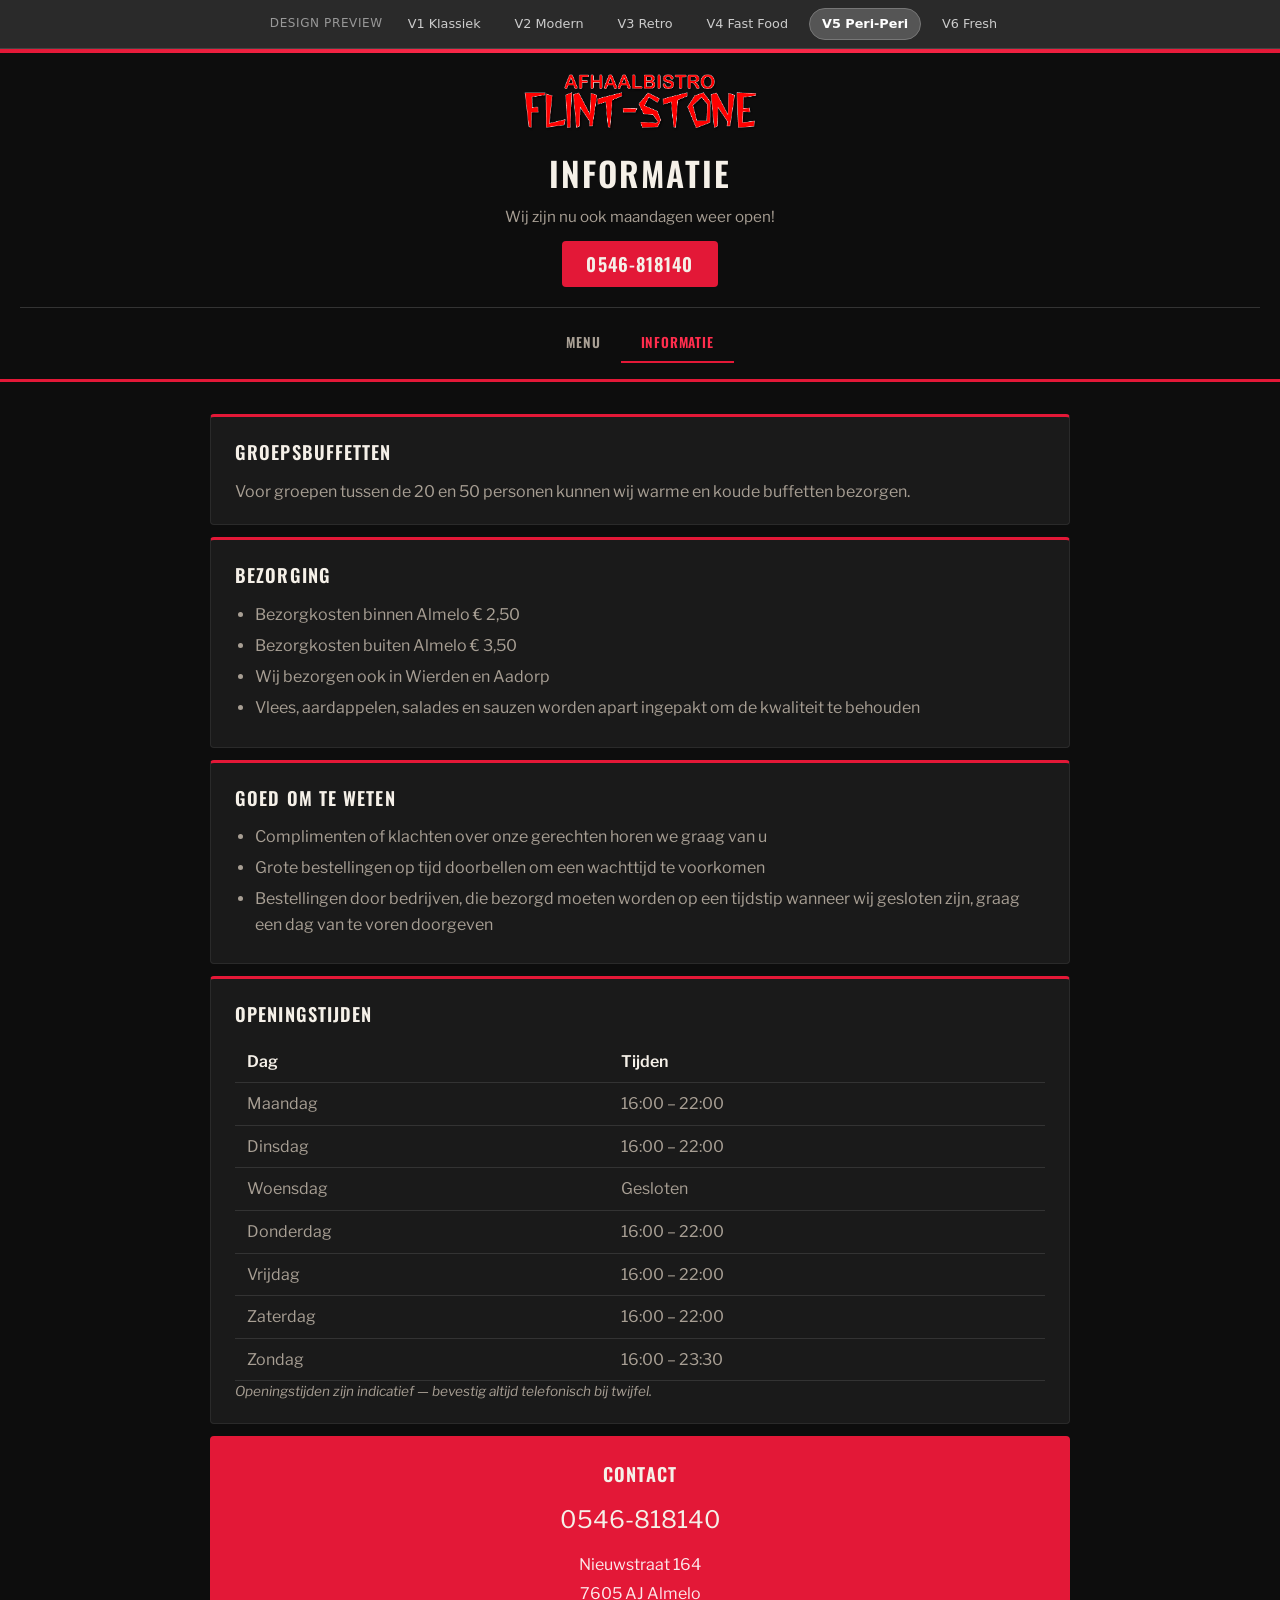
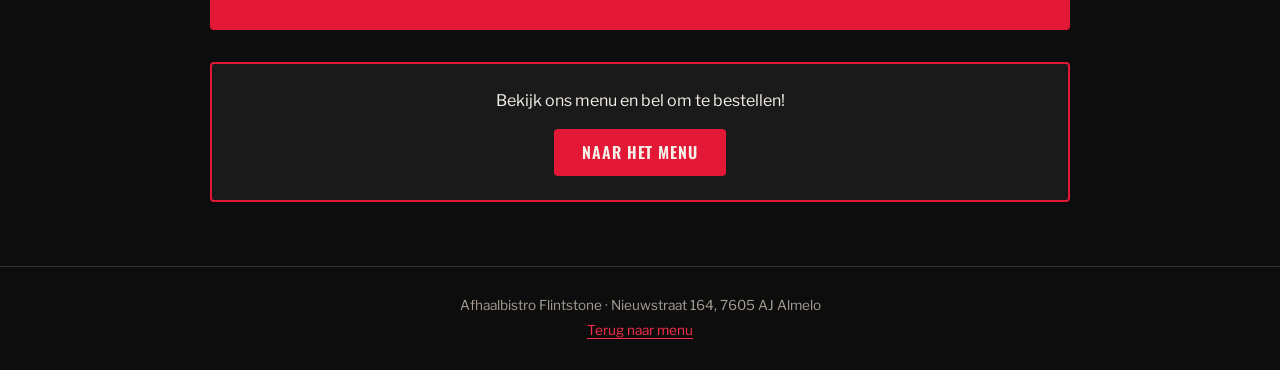
<file: v5/informatie/index.html>
<!DOCTYPE html>
<html lang="nl">
<head>
  <meta charset="UTF-8">
  <meta name="viewport" content="width=device-width, initial-scale=1">
  <title>Wij zijn nu ook maandagen weer open! – Afhaalbistro Flintstone</title>
  <meta name="description" content="Informatie over Afhaalbistro Flintstone: bezorging in Almelo, Wierden en Aadorp, groepsbuffetten en openingstijden. Bel 0546-818140.">
    <meta name="robots" content="noindex">
  <link rel="canonical" href="https://www.flint-stone.nl/v5/informatie/">
  <meta property="og:type" content="website">
  <meta property="og:url" content="https://www.flint-stone.nl/v5/informatie/">
  <meta property="og:title" content="Informatie – Afhaalbistro Flintstone">
  <meta property="og:description" content="Bezorging, groepsbuffetten en praktische info over Afhaalbistro Flintstone in Almelo. Bel 0546-818140.">
  <meta property="og:image" content="https://www.flint-stone.nl/assets/logo.png">
  <meta property="og:locale" content="nl_NL">
  <meta name="twitter:card" content="summary">
  <meta name="twitter:title" content="Informatie – Afhaalbistro Flintstone">
  <meta name="twitter:description" content="Bezorging, groepsbuffetten en praktische info. Bel 0546-818140.">
  <meta name="twitter:image" content="https://www.flint-stone.nl/assets/logo.png">
  <link rel="icon" href="/assets/logo.png" type="image/png">
  <link rel="preconnect" href="https://fonts.googleapis.com">
  <link rel="preconnect" href="https://fonts.gstatic.com" crossorigin>
  <link href="https://fonts.googleapis.com/css2?family=Libre+Franklin:wght@400;500;600;700&family=Oswald:wght@500;600;700&display=swap" rel="stylesheet">
  <link rel="stylesheet" href="/css/version-switcher.css">
  <link rel="stylesheet" href="/css/v5.css">
  <script type="application/ld+json">
  {
    "@context": "https://schema.org",
    "@type": "Restaurant",
    "name": "Afhaalbistro Flintstone",
    "image": "https://www.flint-stone.nl/assets/logo.png",
    "url": "https://www.flint-stone.nl/v5/",
    "telephone": "+31546818140",
    "servesCuisine": ["Grill", "Nederlands", "Afhaal"],
    "priceRange": "€€",
    "address": {
      "@type": "PostalAddress",
      "streetAddress": "Nieuwstraat 164",
      "addressLocality": "Almelo",
      "postalCode": "7605 AJ",
      "addressCountry": "NL"
    },
    "openingHoursSpecification": [
      {
        "@type": "OpeningHoursSpecification",
        "dayOfWeek": ["Monday", "Tuesday", "Thursday", "Friday", "Saturday"],
        "opens": "16:00",
        "closes": "22:00"
      },
      {
        "@type": "OpeningHoursSpecification",
        "dayOfWeek": "Sunday",
        "opens": "16:00",
        "closes": "23:30"
      }
    ]
  }
  </script>
</head>
<body>
  <nav class="version-switcher" aria-label="Designversie">
    <span class="version-switcher__label">Design preview</span>
    <a href="/v1/informatie/">V1 Klassiek</a>
    <a href="/v2/informatie/">V2 Modern</a>
    <a href="/v3/informatie/">V3 Retro</a>
    <a href="/v4/informatie/">V4 Fast Food</a>
    <a href="/v5/informatie/" aria-current="page">V5 Peri-Peri</a>
    <a href="/v6/informatie/">V6 Fresh</a>
  </nav>

  <header class="site-header">
    <img src="/assets/logo.png" alt="Afhaalbistro Flintstone" class="logo" width="280" height="77">
    <h1>Informatie</h1>
    <p class="tagline">Wij zijn nu ook maandagen weer open!</p>
    <a href="tel:+31546818140" class="phone-link">0546-818140</a>
    <nav class="site-nav" aria-label="Hoofdnavigatie">
      <a href="/v5/">Menu</a>
      <a href="/v5/informatie/" aria-current="page">Informatie</a>
    </nav>
  </header>

  <main>
    <section class="info-block" aria-labelledby="buffet-heading">
      <h2 id="buffet-heading">Groepsbuffetten</h2>
      <p>Voor groepen tussen de 20 en 50 personen kunnen wij warme en koude buffetten bezorgen.</p>
    </section>

    <section class="info-block" aria-labelledby="bezorg-heading">
      <h2 id="bezorg-heading">Bezorging</h2>
      <ul>
        <li>Bezorgkosten binnen Almelo € 2,50</li>
        <li>Bezorgkosten buiten Almelo € 3,50</li>
        <li>Wij bezorgen ook in Wierden en Aadorp</li>
        <li>Vlees, aardappelen, salades en sauzen worden apart ingepakt om de kwaliteit te behouden</li>
      </ul>
    </section>

    <section class="info-block" aria-labelledby="tips-heading">
      <h2 id="tips-heading">Goed om te weten</h2>
      <ul>
        <li>Complimenten of klachten over onze gerechten horen we graag van u</li>
        <li>Grote bestellingen op tijd doorbellen om een wachttijd te voorkomen</li>
        <li>Bestellingen door bedrijven, die bezorgd moeten worden op een tijdstip wanneer wij gesloten zijn, graag een dag van te voren doorgeven</li>
      </ul>
    </section>

    <section class="info-block" aria-labelledby="hours-heading">
      <h2 id="hours-heading">Openingstijden</h2>
      <table class="hours-table">
        <thead>
          <tr>
            <th scope="col">Dag</th>
            <th scope="col">Tijden</th>
          </tr>
        </thead>
        <tbody>
          <tr>
            <td>Maandag</td>
            <td>16:00 – 22:00</td>
          </tr>
          <tr>
            <td>Dinsdag</td>
            <td>16:00 – 22:00</td>
          </tr>
          <tr>
            <td>Woensdag</td>
            <td>Gesloten</td>
          </tr>
          <tr>
            <td>Donderdag</td>
            <td>16:00 – 22:00</td>
          </tr>
          <tr>
            <td>Vrijdag</td>
            <td>16:00 – 22:00</td>
          </tr>
          <tr>
            <td>Zaterdag</td>
            <td>16:00 – 22:00</td>
          </tr>
          <tr>
            <td>Zondag</td>
            <td>16:00 – 23:30</td>
          </tr>
        </tbody>
      </table>
      <p class="hours-note">Openingstijden zijn indicatief — bevestig altijd telefonisch bij twijfel.</p>
    </section>

    <section class="info-block contact-card" aria-labelledby="contact-heading">
      <h2 id="contact-heading">Contact</h2>
      <p><a href="tel:+31546818140">0546-818140</a></p>
      <address>
        Nieuwstraat 164<br>
        7605 AJ Almelo
      </address>
    </section>

    <aside class="cta-banner">
      <p>Bekijk ons menu en bel om te bestellen!</p>
      <a href="/v5/" class="btn">Naar het menu</a>
    </aside>
  </main>

  <footer class="site-footer">
    <p>Afhaalbistro Flintstone · Nieuwstraat 164, 7605 AJ Almelo</p>
    <p><a href="/v5/">Terug naar menu</a></p>
  </footer>

  <div class="sticky-call" aria-hidden="true">
    <a href="tel:+31546818140">
      <svg viewBox="0 0 24 24" aria-hidden="true"><path d="M6.62 10.79a15.05 15.05 0 006.59 6.59l2.2-2.2a1 1 0 011.01-.24 11.36 11.36 0 003.56.57 1 1 0 011 1V20a1 1 0 01-1 1A17 17 0 013 4a1 1 0 011-1h3.5a1 1 0 011 1 11.36 11.36 0 00.57 3.56 1 1 0 01-.25 1.01l-2.2 2.22z"/></svg>
      Bel 0546-818140
    </a>
  </div>
</body>
</html>
</file>
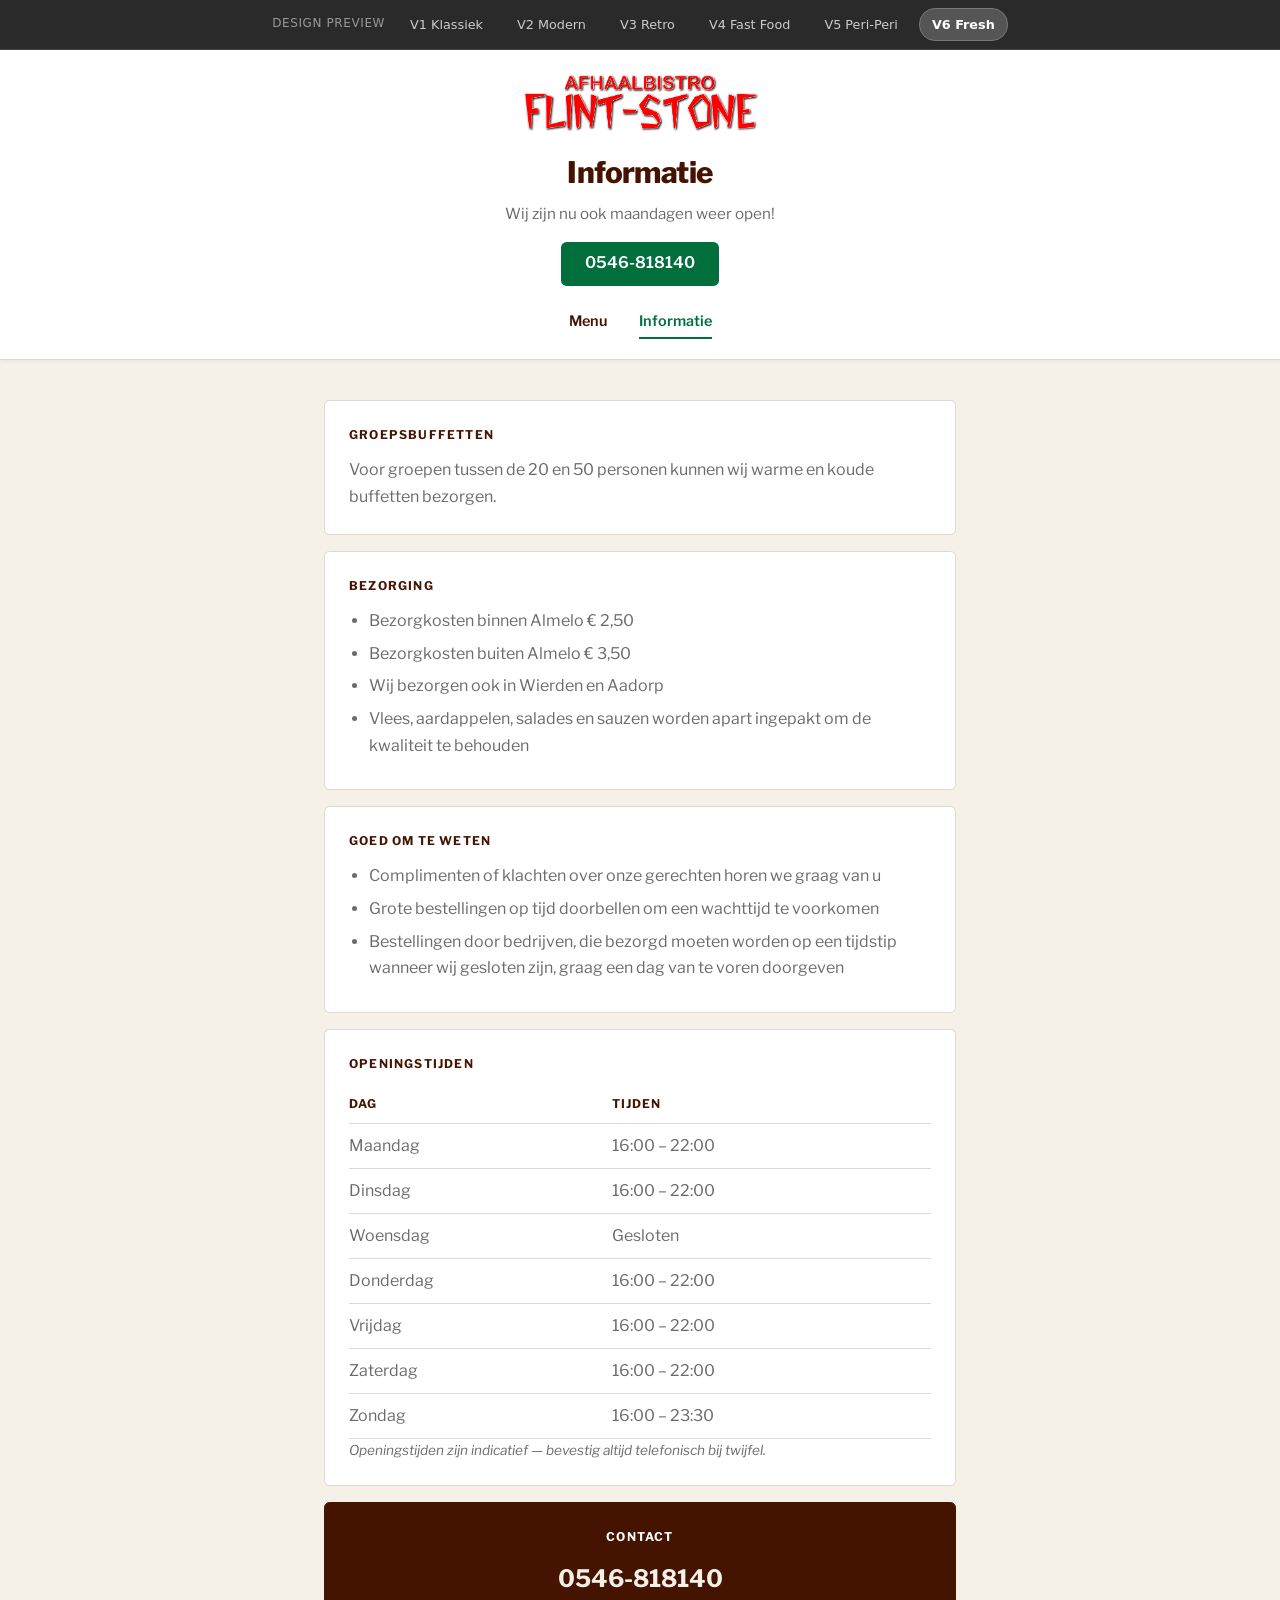
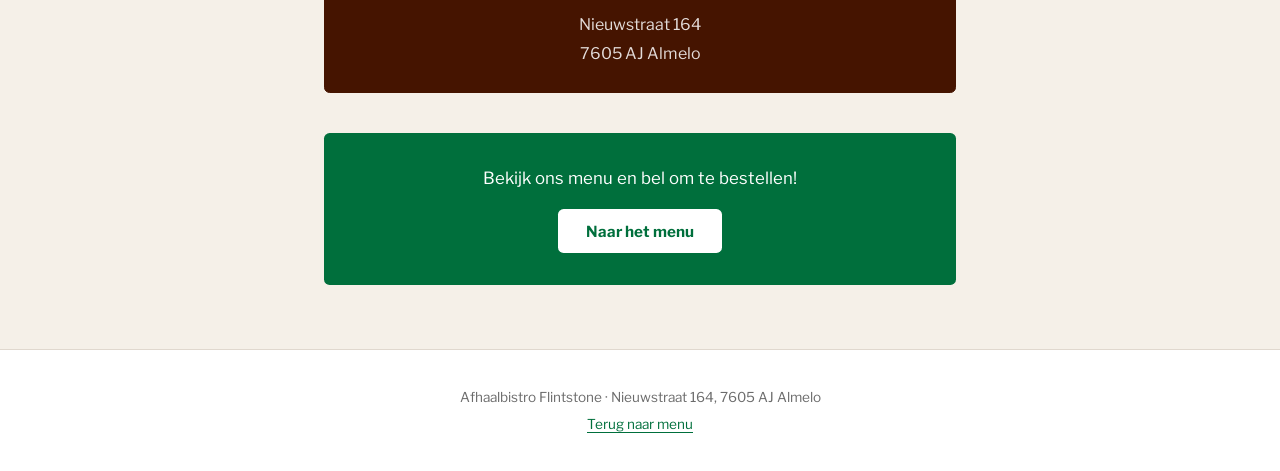
<file: v6/informatie/index.html>
<!DOCTYPE html>
<html lang="nl">
<head>
  <meta charset="UTF-8">
  <meta name="viewport" content="width=device-width, initial-scale=1">
  <title>Wij zijn nu ook maandagen weer open! – Afhaalbistro Flintstone</title>
  <meta name="description" content="Informatie over Afhaalbistro Flintstone: bezorging in Almelo, Wierden en Aadorp, groepsbuffetten en openingstijden. Bel 0546-818140.">
    <meta name="robots" content="noindex">
  <link rel="canonical" href="https://www.flint-stone.nl/v6/informatie/">
  <meta property="og:type" content="website">
  <meta property="og:url" content="https://www.flint-stone.nl/v6/informatie/">
  <meta property="og:title" content="Informatie – Afhaalbistro Flintstone">
  <meta property="og:description" content="Bezorging, groepsbuffetten en praktische info over Afhaalbistro Flintstone in Almelo. Bel 0546-818140.">
  <meta property="og:image" content="https://www.flint-stone.nl/assets/logo.png">
  <meta property="og:locale" content="nl_NL">
  <meta name="twitter:card" content="summary">
  <meta name="twitter:title" content="Informatie – Afhaalbistro Flintstone">
  <meta name="twitter:description" content="Bezorging, groepsbuffetten en praktische info. Bel 0546-818140.">
  <meta name="twitter:image" content="https://www.flint-stone.nl/assets/logo.png">
  <link rel="icon" href="/assets/logo.png" type="image/png">
  <link rel="preconnect" href="https://fonts.googleapis.com">
  <link rel="preconnect" href="https://fonts.gstatic.com" crossorigin>
  <link href="https://fonts.googleapis.com/css2?family=Libre+Franklin:wght@400;600;700;800&display=swap" rel="stylesheet">
  <link rel="stylesheet" href="/css/version-switcher.css">
  <link rel="stylesheet" href="/css/v6.css">
  <script type="application/ld+json">
  {
    "@context": "https://schema.org",
    "@type": "Restaurant",
    "name": "Afhaalbistro Flintstone",
    "image": "https://www.flint-stone.nl/assets/logo.png",
    "url": "https://www.flint-stone.nl/v6/",
    "telephone": "+31546818140",
    "servesCuisine": ["Grill", "Nederlands", "Afhaal"],
    "priceRange": "€€",
    "address": {
      "@type": "PostalAddress",
      "streetAddress": "Nieuwstraat 164",
      "addressLocality": "Almelo",
      "postalCode": "7605 AJ",
      "addressCountry": "NL"
    },
    "openingHoursSpecification": [
      {
        "@type": "OpeningHoursSpecification",
        "dayOfWeek": ["Monday", "Tuesday", "Thursday", "Friday", "Saturday"],
        "opens": "16:00",
        "closes": "22:00"
      },
      {
        "@type": "OpeningHoursSpecification",
        "dayOfWeek": "Sunday",
        "opens": "16:00",
        "closes": "23:30"
      }
    ]
  }
  </script>
</head>
<body>
  <nav class="version-switcher" aria-label="Designversie">
    <span class="version-switcher__label">Design preview</span>
    <a href="/v1/informatie/">V1 Klassiek</a>
    <a href="/v2/informatie/">V2 Modern</a>
    <a href="/v3/informatie/">V3 Retro</a>
    <a href="/v4/informatie/">V4 Fast Food</a>
    <a href="/v5/informatie/">V5 Peri-Peri</a>
    <a href="/v6/informatie/" aria-current="page">V6 Fresh</a>
  </nav>

  <header class="site-header">
    <img src="/assets/logo.png" alt="Afhaalbistro Flintstone" class="logo" width="280" height="77">
    <h1>Informatie</h1>
    <p class="tagline">Wij zijn nu ook maandagen weer open!</p>
    <a href="tel:+31546818140" class="phone-link">0546-818140</a>
    <nav class="site-nav" aria-label="Hoofdnavigatie">
      <a href="/v6/">Menu</a>
      <a href="/v6/informatie/" aria-current="page">Informatie</a>
    </nav>
  </header>

  <main>
    <section class="info-block" aria-labelledby="buffet-heading">
      <h2 id="buffet-heading">Groepsbuffetten</h2>
      <p>Voor groepen tussen de 20 en 50 personen kunnen wij warme en koude buffetten bezorgen.</p>
    </section>

    <section class="info-block" aria-labelledby="bezorg-heading">
      <h2 id="bezorg-heading">Bezorging</h2>
      <ul>
        <li>Bezorgkosten binnen Almelo € 2,50</li>
        <li>Bezorgkosten buiten Almelo € 3,50</li>
        <li>Wij bezorgen ook in Wierden en Aadorp</li>
        <li>Vlees, aardappelen, salades en sauzen worden apart ingepakt om de kwaliteit te behouden</li>
      </ul>
    </section>

    <section class="info-block" aria-labelledby="tips-heading">
      <h2 id="tips-heading">Goed om te weten</h2>
      <ul>
        <li>Complimenten of klachten over onze gerechten horen we graag van u</li>
        <li>Grote bestellingen op tijd doorbellen om een wachttijd te voorkomen</li>
        <li>Bestellingen door bedrijven, die bezorgd moeten worden op een tijdstip wanneer wij gesloten zijn, graag een dag van te voren doorgeven</li>
      </ul>
    </section>

    <section class="info-block" aria-labelledby="hours-heading">
      <h2 id="hours-heading">Openingstijden</h2>
      <table class="hours-table">
        <thead>
          <tr>
            <th scope="col">Dag</th>
            <th scope="col">Tijden</th>
          </tr>
        </thead>
        <tbody>
          <tr>
            <td>Maandag</td>
            <td>16:00 – 22:00</td>
          </tr>
          <tr>
            <td>Dinsdag</td>
            <td>16:00 – 22:00</td>
          </tr>
          <tr>
            <td>Woensdag</td>
            <td>Gesloten</td>
          </tr>
          <tr>
            <td>Donderdag</td>
            <td>16:00 – 22:00</td>
          </tr>
          <tr>
            <td>Vrijdag</td>
            <td>16:00 – 22:00</td>
          </tr>
          <tr>
            <td>Zaterdag</td>
            <td>16:00 – 22:00</td>
          </tr>
          <tr>
            <td>Zondag</td>
            <td>16:00 – 23:30</td>
          </tr>
        </tbody>
      </table>
      <p class="hours-note">Openingstijden zijn indicatief — bevestig altijd telefonisch bij twijfel.</p>
    </section>

    <section class="info-block contact-card" aria-labelledby="contact-heading">
      <h2 id="contact-heading">Contact</h2>
      <p><a href="tel:+31546818140">0546-818140</a></p>
      <address>
        Nieuwstraat 164<br>
        7605 AJ Almelo
      </address>
    </section>

    <aside class="cta-banner">
      <p>Bekijk ons menu en bel om te bestellen!</p>
      <a href="/v6/" class="btn">Naar het menu</a>
    </aside>
  </main>

  <footer class="site-footer">
    <p>Afhaalbistro Flintstone · Nieuwstraat 164, 7605 AJ Almelo</p>
    <p><a href="/v6/">Terug naar menu</a></p>
  </footer>

  <div class="sticky-call" aria-hidden="true">
    <a href="tel:+31546818140">
      <svg viewBox="0 0 24 24" aria-hidden="true"><path d="M6.62 10.79a15.05 15.05 0 006.59 6.59l2.2-2.2a1 1 0 011.01-.24 11.36 11.36 0 003.56.57 1 1 0 011 1V20a1 1 0 01-1 1A17 17 0 013 4a1 1 0 011-1h3.5a1 1 0 011 1 11.36 11.36 0 00.57 3.56 1 1 0 01-.25 1.01l-2.2 2.22z"/></svg>
      Bel 0546-818140
    </a>
  </div>
</body>
</html>
</file>
<file: css/version-switcher.css>
.version-switcher {
  position: sticky;
  top: 0;
  z-index: 200;
  display: flex;
  align-items: center;
  justify-content: center;
  gap: 0.5rem;
  flex-wrap: wrap;
  padding: 0.5rem 1rem;
  background: #2a2a2a;
  border-bottom: 1px solid #444;
  font-family: system-ui, -apple-system, sans-serif;
  font-size: 0.8rem;
}

@media (max-width: 639px) {
  .version-switcher__label {
    width: 100%;
    text-align: center;
    margin-right: 0;
  }

  .version-switcher a,
  .version-switcher .menu-images-toggle {
    font-size: 0.75rem;
    padding: 0.25rem 0.55rem;
  }
}

.version-switcher__label {
  color: #999;
  font-size: 0.75rem;
  text-transform: uppercase;
  letter-spacing: 0.05em;
  margin-right: 0.25rem;
}

.version-switcher a {
  color: #ccc;
  text-decoration: none;
  padding: 0.3rem 0.75rem;
  border-radius: 1rem;
  border: 1px solid transparent;
  transition: background 0.15s, color 0.15s, border-color 0.15s;
}

.version-switcher a:hover {
  color: #fff;
  background: rgba(255, 255, 255, 0.1);
}

.version-switcher a[aria-current="page"] {
  color: #fff;
  background: #555;
  border-color: #777;
  font-weight: 600;
}
</file>
<file: css/style.css>
/* Afhaalbistro Flintstone — Flintstones-geïnspireerd thema */

:root {
  --orange: #e8621a;
  --orange-dark: #c44e10;
  --stone: #8b7d6b;
  --stone-light: #b5a898;
  --cream: #f5efe3;
  --cream-dark: #e8dfd0;
  --brown: #3d2b1f;
  --brown-light: #5c4332;
  --white: #fffdf8;
  --shadow: rgba(61, 43, 31, 0.15);
  --radius: 1rem;
  --radius-stone: 1.25rem 1rem 1.25rem 0.75rem;
}

*,
*::before,
*::after {
  box-sizing: border-box;
}

html {
  scroll-behavior: smooth;
}

body {
  margin: 0;
  font-family: "Nunito", system-ui, sans-serif;
  font-size: 1rem;
  line-height: 1.6;
  color: var(--brown);
  background-color: var(--cream);
  background-image:
    radial-gradient(ellipse at 20% 0%, rgba(232, 98, 26, 0.08) 0%, transparent 50%),
    radial-gradient(ellipse at 80% 100%, rgba(139, 125, 107, 0.12) 0%, transparent 50%);
  min-height: 100vh;
  padding-bottom: 5rem;
}

h1,
h2,
h3,
.site-nav a,
.btn,
.sticky-call {
  font-family: "Fredoka", "Nunito", sans-serif;
}

img {
  max-width: 100%;
  height: auto;
  display: block;
}

a {
  color: var(--orange-dark);
  text-decoration-thickness: 2px;
  text-underline-offset: 3px;
}

a:hover {
  color: var(--orange);
}

/* Header */

.site-header {
  background: linear-gradient(135deg, var(--orange) 0%, var(--orange-dark) 100%);
  color: var(--white);
  padding: 1rem 1.25rem 1.5rem;
  text-align: center;
  box-shadow: 0 4px 20px var(--shadow);
  position: relative;
}

.site-header::after {
  content: "";
  position: absolute;
  bottom: -12px;
  left: 0;
  right: 0;
  height: 24px;
  background: var(--cream);
  border-radius: 50% 50% 0 0 / 100% 100% 0 0;
}

.site-header .logo {
  margin: 0 auto 0.75rem;
  max-width: 280px;
  filter: drop-shadow(0 2px 4px rgba(0, 0, 0, 0.2));
}

.site-header h1 {
  margin: 0 0 0.25rem;
  font-size: clamp(1.5rem, 4vw, 2rem);
  font-weight: 600;
  text-shadow: 2px 2px 0 rgba(0, 0, 0, 0.15);
}

.site-header .tagline {
  margin: 0 0 0.75rem;
  font-size: 1.05rem;
  opacity: 0.95;
}

.site-header .phone-link {
  display: inline-block;
  color: var(--white);
  font-family: "Fredoka", sans-serif;
  font-size: 1.35rem;
  font-weight: 600;
  text-decoration: none;
  background: rgba(0, 0, 0, 0.2);
  padding: 0.4rem 1.25rem;
  border-radius: 2rem;
  border: 2px solid rgba(255, 255, 255, 0.4);
  transition: background 0.2s, transform 0.15s;
}

.site-header .phone-link:hover {
  background: rgba(0, 0, 0, 0.3);
  color: var(--white);
  transform: scale(1.03);
}

/* Navigation */

.site-nav {
  display: flex;
  justify-content: center;
  gap: 0.5rem;
  margin-top: 1.25rem;
  flex-wrap: wrap;
}

.site-nav a {
  color: var(--white);
  text-decoration: none;
  padding: 0.45rem 1.1rem;
  border-radius: 2rem;
  font-weight: 500;
  font-size: 0.95rem;
  background: rgba(255, 255, 255, 0.15);
  border: 2px solid transparent;
  transition: background 0.2s, border-color 0.2s;
}

.site-nav a:hover,
.site-nav a[aria-current="page"] {
  background: rgba(255, 255, 255, 0.28);
  border-color: rgba(255, 255, 255, 0.5);
  color: var(--white);
}

/* Main layout */

main {
  max-width: 900px;
  margin: 0 auto;
  padding: 2rem 1.25rem 1rem;
}

.intro {
  text-align: center;
  margin-bottom: 2rem;
  padding: 1.25rem;
  background: var(--white);
  border-radius: var(--radius-stone);
  box-shadow: 0 3px 12px var(--shadow);
  border-left: 5px solid var(--orange);
}

.intro p {
  margin: 0;
  font-size: 1.05rem;
}

/* Section headings */

.section-title {
  text-align: center;
  font-size: clamp(1.4rem, 3.5vw, 1.75rem);
  color: var(--brown);
  margin: 0 0 1.5rem;
  position: relative;
}

.section-title::after {
  content: "";
  display: block;
  width: 60px;
  height: 4px;
  background: var(--orange);
  margin: 0.5rem auto 0;
  border-radius: 2px;
}

/* Menu grid */

.menu-grid {
  display: grid;
  gap: 1rem;
  list-style: none;
  padding: 0;
  margin: 0;
}

.menu-item {
  background: var(--white);
  border-radius: var(--radius-stone);
  padding: 1.1rem 1.25rem;
  box-shadow: 0 3px 10px var(--shadow);
  border: 2px solid var(--cream-dark);
  transition: transform 0.15s, box-shadow 0.15s;
}

.menu-item:hover {
  transform: translateY(-2px);
  box-shadow: 0 6px 16px var(--shadow);
}

.menu-item-header {
  display: flex;
  justify-content: space-between;
  align-items: flex-start;
  gap: 1rem;
  margin-bottom: 0.4rem;
}

.menu-item h3 {
  margin: 0;
  font-size: 1.1rem;
  color: var(--brown);
  font-weight: 600;
}

.menu-item .price {
  font-family: "Fredoka", sans-serif;
  font-size: 1.15rem;
  font-weight: 600;
  color: var(--orange-dark);
  white-space: nowrap;
  background: var(--cream);
  padding: 0.15rem 0.6rem;
  border-radius: 1rem;
}

.menu-item p {
  margin: 0;
  color: var(--brown-light);
  font-size: 0.95rem;
}

.menu-item.extras h3 {
  font-size: 1rem;
}

.menu-item-photo {
  border-radius: 0.5rem;
  border-left: 3px solid var(--orange);
}

/* Info page */

.info-block {
  background: var(--white);
  border-radius: var(--radius-stone);
  padding: 1.5rem;
  margin-bottom: 1.25rem;
  box-shadow: 0 3px 12px var(--shadow);
  border-top: 4px solid var(--stone);
}

.info-block h2 {
  margin: 0 0 0.75rem;
  font-size: 1.25rem;
  color: var(--brown);
}

.info-block ul {
  margin: 0;
  padding-left: 1.25rem;
}

.info-block li {
  margin-bottom: 0.4rem;
}

.info-block p {
  margin: 0 0 0.75rem;
}

.info-block p:last-child {
  margin-bottom: 0;
}

.hours-table {
  width: 100%;
  border-collapse: collapse;
  margin-top: 0.5rem;
}

.hours-table th,
.hours-table td {
  padding: 0.5rem 0.75rem;
  text-align: left;
  border-bottom: 1px solid var(--cream-dark);
}

.hours-table th {
  font-family: "Fredoka", sans-serif;
  color: var(--brown);
  font-weight: 500;
}

.hours-note {
  font-size: 0.85rem;
  color: var(--stone);
  font-style: italic;
  margin-top: 0.75rem;
}

.contact-card {
  text-align: center;
  background: linear-gradient(135deg, var(--stone-light) 0%, var(--stone) 100%);
  color: var(--white);
  border-top-color: var(--orange);
}

.contact-card h2 {
  color: var(--white);
}

.contact-card a {
  color: var(--white);
  font-family: "Fredoka", sans-serif;
  font-size: 1.5rem;
  font-weight: 600;
  text-decoration: none;
}

.contact-card a:hover {
  text-decoration: underline;
}

.contact-card address {
  font-style: normal;
  margin-top: 0.75rem;
  line-height: 1.8;
}

/* CTA banner */

.cta-banner {
  text-align: center;
  margin: 2rem 0 1rem;
  padding: 1.5rem;
  background: var(--orange);
  color: var(--white);
  border-radius: var(--radius-stone);
  box-shadow: 0 4px 16px rgba(232, 98, 26, 0.35);
}

.cta-banner p {
  margin: 0 0 1rem;
  font-size: 1.1rem;
}

.cta-banner .btn {
  display: inline-block;
  background: var(--white);
  color: var(--orange-dark);
  padding: 0.6rem 1.5rem;
  border-radius: 2rem;
  font-weight: 600;
  text-decoration: none;
  font-size: 1.05rem;
  transition: transform 0.15s, box-shadow 0.15s;
}

.cta-banner .btn:hover {
  transform: scale(1.04);
  box-shadow: 0 4px 12px rgba(0, 0, 0, 0.2);
  color: var(--orange-dark);
}

/* Footer */

.site-footer {
  text-align: center;
  padding: 1.5rem 1.25rem;
  color: var(--stone);
  font-size: 0.9rem;
  border-top: 2px solid var(--cream-dark);
  margin-top: 2rem;
}

.site-footer p {
  margin: 0.25rem 0;
}

/* Sticky call button (mobile) */

.sticky-call {
  position: fixed;
  bottom: 0;
  left: 0;
  right: 0;
  z-index: 100;
  display: flex;
  justify-content: center;
  padding: 0.75rem 1rem;
  background: linear-gradient(to top, rgba(61, 43, 31, 0.95), rgba(61, 43, 31, 0.85));
  backdrop-filter: blur(6px);
}

.sticky-call a {
  display: flex;
  align-items: center;
  justify-content: center;
  gap: 0.5rem;
  width: 100%;
  max-width: 400px;
  background: var(--orange);
  color: var(--white);
  text-decoration: none;
  padding: 0.85rem 1.5rem;
  border-radius: 2rem;
  font-size: 1.1rem;
  font-weight: 600;
  box-shadow: 0 4px 16px rgba(232, 98, 26, 0.5);
  transition: background 0.2s, transform 0.15s;
}

.sticky-call a:hover {
  background: var(--orange-dark);
  color: var(--white);
  transform: scale(1.02);
}

.sticky-call svg {
  width: 1.25rem;
  height: 1.25rem;
  fill: currentColor;
}

@media (min-width: 640px) {
  .menu-grid {
    grid-template-columns: repeat(2, 1fr);
  }

  body {
    padding-bottom: 0;
  }

  .sticky-call {
    display: none;
  }
}

@media (min-width: 900px) {
  .menu-grid--mains {
    grid-template-columns: repeat(2, 1fr);
  }
}
</file>
<file: css/v2.css>
/* V2 — Modern dark grill-bistro */

:root {
  --bg: #141210;
  --bg-elevated: #1e1b18;
  --bg-card: #252220;
  --text: #e8e2d9;
  --text-muted: #a89f94;
  --accent: #d4842a;
  --accent-light: #e8a04a;
  --border: #3a3530;
  --radius: 0.5rem;
}

*,
*::before,
*::after {
  box-sizing: border-box;
}

html {
  scroll-behavior: smooth;
}

body {
  margin: 0;
  font-family: "Source Sans 3", system-ui, sans-serif;
  font-size: 1rem;
  line-height: 1.6;
  color: var(--text);
  background-color: var(--bg);
  min-height: 100vh;
  padding-bottom: 5rem;
}

h1,
h2,
h3,
.section-title,
.site-nav a,
.btn,
.sticky-call,
.phone-link {
  font-family: "Playfair Display", Georgia, serif;
}

img {
  max-width: 100%;
  height: auto;
  display: block;
}

a {
  color: var(--accent-light);
  text-decoration-thickness: 1px;
  text-underline-offset: 3px;
}

a:hover {
  color: var(--accent);
}

/* Header — horizontal layout */

.site-header {
  background: var(--bg-elevated);
  border-bottom: 1px solid var(--border);
  padding: 1rem 1.5rem;
  display: flex;
  flex-wrap: wrap;
  align-items: center;
  gap: 1rem;
}

.site-header .logo {
  max-width: 180px;
  margin: 0;
}

.site-header h1 {
  display: none;
}

.site-header .tagline {
  display: none;
}

.site-header .phone-link {
  margin-left: auto;
  color: var(--accent);
  font-family: "Source Sans 3", sans-serif;
  font-size: 1.1rem;
  font-weight: 600;
  text-decoration: none;
  padding: 0.4rem 1rem;
  border: 1px solid var(--accent);
  border-radius: var(--radius);
  transition: background 0.2s, color 0.2s;
  order: 3;
}

.site-header .phone-link:hover {
  background: var(--accent);
  color: var(--bg);
}

.site-nav {
  display: flex;
  gap: 0.25rem;
  margin: 0;
  order: 2;
}

.site-nav a {
  color: var(--text-muted);
  text-decoration: none;
  padding: 0.4rem 0.9rem;
  font-family: "Source Sans 3", sans-serif;
  font-size: 0.9rem;
  font-weight: 600;
  text-transform: uppercase;
  letter-spacing: 0.04em;
  border-radius: var(--radius);
  transition: color 0.2s, background 0.2s;
}

.site-nav a:hover,
.site-nav a[aria-current="page"] {
  color: var(--text);
  background: var(--bg-card);
}

/* Main */

main {
  max-width: 720px;
  margin: 0 auto;
  padding: 2.5rem 1.5rem 1rem;
}

.intro {
  text-align: center;
  margin-bottom: 2.5rem;
  padding: 0;
  background: none;
  border: none;
  box-shadow: none;
}

.intro p {
  margin: 0;
  font-size: 1.05rem;
  color: var(--text-muted);
  font-style: italic;
}

/* Section headings */

.section-title {
  text-align: left;
  font-size: 1.5rem;
  color: var(--text);
  margin: 0 0 1.25rem;
  padding-bottom: 0.5rem;
  border-bottom: 2px solid var(--accent);
}

.section-title::after {
  display: none;
}

/* Menu — dotted leader list */

.menu-grid {
  display: flex;
  flex-direction: column;
  gap: 0;
  list-style: none;
  padding: 0;
  margin: 0 0 2.5rem;
}

.menu-item {
  background: none;
  border: none;
  border-radius: 0;
  padding: 1rem 0;
  box-shadow: none;
  border-bottom: 1px solid var(--border);
  transition: none;
}

.menu-item:hover {
  transform: none;
  box-shadow: none;
}

.menu-item-header {
  display: flex;
  align-items: baseline;
  gap: 0.5rem;
  margin-bottom: 0.35rem;
}

.menu-item-header::after {
  content: "";
  flex: 1;
  border-bottom: 1px dotted var(--border);
  margin-bottom: 0.25rem;
}

.menu-item h3 {
  margin: 0;
  font-size: 1.05rem;
  color: var(--text);
  font-weight: 400;
  font-family: "Playfair Display", Georgia, serif;
}

.menu-item .price {
  font-family: "Source Sans 3", sans-serif;
  font-size: 1rem;
  font-weight: 600;
  color: var(--accent);
  white-space: nowrap;
  background: none;
  padding: 0;
  border-radius: 0;
}

.menu-item p {
  margin: 0;
  color: var(--text-muted);
  font-size: 0.9rem;
}

.menu-item.extras h3 {
  font-size: 1rem;
}

.menu-item-photo {
  border-radius: var(--radius);
  border: 1px solid var(--border);
  margin-bottom: 0;
}

/* Info page */

.info-block {
  background: var(--bg-card);
  border-radius: var(--radius);
  padding: 1.5rem;
  margin-bottom: 1rem;
  box-shadow: none;
  border: 1px solid var(--border);
  border-top: 2px solid var(--accent);
}

.info-block h2 {
  margin: 0 0 0.75rem;
  font-size: 1.2rem;
  color: var(--text);
}

.info-block ul {
  margin: 0;
  padding-left: 1.25rem;
  color: var(--text-muted);
}

.info-block li {
  margin-bottom: 0.4rem;
}

.info-block p {
  margin: 0 0 0.75rem;
  color: var(--text-muted);
}

.info-block p:last-child {
  margin-bottom: 0;
}

.hours-table {
  width: 100%;
  border-collapse: collapse;
  margin-top: 0.5rem;
}

.hours-table th,
.hours-table td {
  padding: 0.5rem 0.75rem;
  text-align: left;
  border-bottom: 1px solid var(--border);
  color: var(--text-muted);
}

.hours-table th {
  font-family: "Source Sans 3", sans-serif;
  color: var(--text);
  font-weight: 600;
  text-transform: uppercase;
  font-size: 0.8rem;
  letter-spacing: 0.04em;
}

.hours-note {
  font-size: 0.85rem;
  color: var(--text-muted);
  font-style: italic;
  margin-top: 0.75rem;
}

.contact-card {
  text-align: center;
  background: var(--bg-elevated);
  border: 1px solid var(--accent);
}

.contact-card h2 {
  color: var(--text);
}

.contact-card a {
  color: var(--accent-light);
  font-family: "Playfair Display", Georgia, serif;
  font-size: 1.5rem;
  font-weight: 600;
  text-decoration: none;
}

.contact-card a:hover {
  text-decoration: underline;
}

.contact-card address {
  font-style: normal;
  margin-top: 0.75rem;
  line-height: 1.8;
  color: var(--text-muted);
}

/* CTA */

.cta-banner {
  text-align: center;
  margin: 2.5rem 0 1rem;
  padding: 1.25rem 1.5rem;
  background: transparent;
  color: var(--text);
  border-radius: 0;
  box-shadow: none;
  border-top: 1px solid var(--border);
  border-bottom: 1px solid var(--border);
}

.cta-banner p {
  margin: 0 0 1rem;
  font-size: 1rem;
  color: var(--text-muted);
}

.cta-banner .btn {
  display: inline-block;
  background: transparent;
  color: var(--accent);
  padding: 0.5rem 1.5rem;
  border-radius: var(--radius);
  font-weight: 600;
  text-decoration: none;
  font-size: 1rem;
  border: 1px solid var(--accent);
  font-family: "Source Sans 3", sans-serif;
  transition: background 0.2s, color 0.2s;
}

.cta-banner .btn:hover {
  background: var(--accent);
  color: var(--bg);
  transform: none;
  box-shadow: none;
}

/* Footer */

.site-footer {
  text-align: center;
  padding: 1.5rem;
  color: var(--text-muted);
  font-size: 0.85rem;
  border-top: 1px solid var(--border);
  margin-top: 2rem;
}

.site-footer p {
  margin: 0.25rem 0;
}

.site-footer a {
  color: var(--text-muted);
}

/* Sticky call */

.sticky-call {
  position: fixed;
  bottom: 0;
  left: 0;
  right: 0;
  z-index: 100;
  display: flex;
  justify-content: center;
  padding: 0.75rem 1rem;
  background: rgba(20, 18, 16, 0.95);
  backdrop-filter: blur(6px);
  border-top: 1px solid var(--border);
}

.sticky-call a {
  display: flex;
  align-items: center;
  justify-content: center;
  gap: 0.5rem;
  width: 100%;
  max-width: 400px;
  background: var(--accent);
  color: var(--bg);
  text-decoration: none;
  padding: 0.85rem 1.5rem;
  border-radius: var(--radius);
  font-size: 1rem;
  font-weight: 600;
  font-family: "Source Sans 3", sans-serif;
  transition: background 0.2s;
}

.sticky-call a:hover {
  background: var(--accent-light);
  color: var(--bg);
  transform: none;
}

.sticky-call svg {
  width: 1.25rem;
  height: 1.25rem;
  fill: currentColor;
}

@media (min-width: 640px) {
  body {
    padding-bottom: 0;
  }

  .sticky-call {
    display: none;
  }

  .site-header .phone-link {
    order: unset;
  }
}

@media (max-width: 639px) {
  .site-header {
    justify-content: center;
    text-align: center;
  }

  .site-header .logo {
    width: 100%;
    max-width: 200px;
    margin: 0 auto;
  }

  .site-nav {
    width: 100%;
    justify-content: center;
    order: 2;
  }

  .site-header .phone-link {
    margin-left: 0;
    width: 100%;
    text-align: center;
    order: 3;
  }
}
</file>
<file: css/v3.css>
/* V3 — Retro comic Flintstones */

:root {
  --sky: #87ceeb;
  --sky-dark: #5ba8d4;
  --yellow: #ffd700;
  --yellow-dark: #e6c200;
  --terracotta: #c45a2a;
  --terracotta-dark: #a04520;
  --wood: #6b4226;
  --wood-light: #8b5a3c;
  --black: #1a1a1a;
  --white: #fffef5;
  --cream: #fff8e7;
  --radius: 0.75rem;
}

*,
*::before,
*::after {
  box-sizing: border-box;
}

html {
  scroll-behavior: smooth;
}

body {
  margin: 0;
  font-family: "Nunito", system-ui, sans-serif;
  font-size: 1rem;
  line-height: 1.6;
  color: var(--black);
  background-color: var(--sky);
  background-image:
    radial-gradient(circle, rgba(0, 0, 0, 0.06) 1px, transparent 1px);
  background-size: 12px 12px;
  min-height: 100vh;
  padding-bottom: 5rem;
}

h1,
h2,
h3,
.section-title,
.site-nav a,
.btn,
.sticky-call,
.phone-link {
  font-family: "Luckiest Guy", "Nunito", sans-serif;
  letter-spacing: 0.02em;
}

img {
  max-width: 100%;
  height: auto;
  display: block;
}

a {
  color: var(--terracotta-dark);
  text-decoration-thickness: 2px;
  text-underline-offset: 3px;
}

a:hover {
  color: var(--terracotta);
}

/* Header */

.site-header {
  background: var(--terracotta);
  color: var(--white);
  padding: 1.25rem 1.25rem 1rem;
  text-align: center;
  border-bottom: 4px solid var(--black);
  position: relative;
}

.site-header::after {
  display: none;
}

.site-header .logo {
  margin: 0 auto 0.75rem;
  max-width: 260px;
  filter: drop-shadow(3px 3px 0 var(--black));
}

.site-header h1 {
  margin: 0 0 0.25rem;
  font-size: clamp(1.6rem, 5vw, 2.25rem);
  text-shadow: 2px 2px 0 var(--black);
  background: var(--wood);
  display: inline-block;
  padding: 0.3rem 1.25rem;
  border-radius: var(--radius);
  border: 3px solid var(--black);
  box-shadow: 4px 4px 0 var(--black);
}

.site-header .tagline {
  margin: 0.75rem 0;
  font-size: 1.1rem;
  font-weight: 700;
  text-shadow: 1px 1px 0 rgba(0, 0, 0, 0.3);
}

.site-header .phone-link {
  display: inline-block;
  color: var(--black);
  font-size: 1.3rem;
  text-decoration: none;
  background: var(--yellow);
  padding: 0.45rem 1.5rem;
  border-radius: 2rem;
  border: 3px solid var(--black);
  box-shadow: 4px 4px 0 var(--black);
  transition: transform 0.15s, box-shadow 0.15s;
}

.site-header .phone-link:hover {
  transform: translate(2px, 2px);
  box-shadow: 2px 2px 0 var(--black);
  color: var(--black);
}

/* Navigation */

.site-nav {
  display: flex;
  justify-content: center;
  gap: 0.75rem;
  margin-top: 1rem;
  flex-wrap: wrap;
}

.site-nav a {
  color: var(--black);
  text-decoration: none;
  padding: 0.5rem 1.25rem;
  font-size: 1rem;
  background: var(--yellow);
  border: 3px solid var(--black);
  border-radius: 2rem;
  box-shadow: 3px 3px 0 var(--black);
  transition: transform 0.15s, box-shadow 0.15s;
}

.site-nav a:hover,
.site-nav a[aria-current="page"] {
  background: var(--white);
  transform: translate(2px, 2px);
  box-shadow: 1px 1px 0 var(--black);
  color: var(--black);
}

/* Main */

main {
  max-width: 900px;
  margin: 0 auto;
  padding: 2rem 1.25rem 1rem;
}

.intro {
  text-align: center;
  margin-bottom: 2rem;
  padding: 1.25rem 1.5rem;
  background: var(--white);
  border-radius: var(--radius);
  border: 3px solid var(--black);
  box-shadow: 5px 5px 0 var(--black);
  position: relative;
}

.intro::after {
  content: "";
  position: absolute;
  bottom: -12px;
  left: 50%;
  transform: translateX(-50%);
  border: 12px solid transparent;
  border-top-color: var(--black);
}

.intro p {
  margin: 0;
  font-size: 1.1rem;
  font-weight: 600;
}

/* Section headings — wooden plank */

.section-title {
  text-align: center;
  font-size: clamp(1.3rem, 4vw, 1.75rem);
  color: var(--white);
  margin: 0 0 1.5rem;
  background: var(--wood);
  padding: 0.5rem 1.5rem;
  border-radius: var(--radius);
  border: 3px solid var(--black);
  box-shadow: 4px 4px 0 var(--black);
  display: inline-block;
  width: 100%;
  box-sizing: border-box;
}

.section-title::after {
  display: none;
}

section[aria-labelledby] {
  text-align: center;
}

/* Menu grid — comic panels */

.menu-grid {
  display: grid;
  gap: 1.25rem;
  list-style: none;
  padding: 0;
  margin: 0;
  text-align: left;
}

.menu-item {
  background: var(--white);
  border-radius: var(--radius);
  padding: 1.1rem 1.25rem;
  border: 3px solid var(--black);
  box-shadow: 5px 5px 0 var(--black);
  transition: transform 0.15s, box-shadow 0.15s;
}

.menu-item:hover {
  transform: translate(2px, 2px);
  box-shadow: 3px 3px 0 var(--black);
}

.menu-item-header {
  display: flex;
  justify-content: space-between;
  align-items: flex-start;
  gap: 1rem;
  margin-bottom: 0.4rem;
}

.menu-item h3 {
  margin: 0;
  font-size: 1.15rem;
  color: var(--black);
}

.menu-item .price {
  font-family: "Luckiest Guy", sans-serif;
  font-size: 1.1rem;
  color: var(--black);
  white-space: nowrap;
  background: var(--yellow);
  padding: 0.2rem 0.7rem;
  border-radius: 1rem;
  border: 2px solid var(--black);
}

.menu-item p {
  margin: 0;
  color: #333;
  font-size: 0.95rem;
}

.menu-item.extras h3 {
  font-size: 1.05rem;
}

.menu-item-photo {
  border-radius: var(--radius);
  border: 2px solid var(--black);
  box-shadow: 2px 2px 0 var(--black);
  margin-bottom: 0;
}

/* Info page */

.info-block {
  background: var(--white);
  border-radius: var(--radius);
  padding: 1.5rem;
  margin-bottom: 1.25rem;
  border: 3px solid var(--black);
  box-shadow: 5px 5px 0 var(--black);
  text-align: left;
}

.info-block h2 {
  margin: 0 0 0.75rem;
  font-size: 1.3rem;
  color: var(--black);
  background: var(--yellow);
  display: inline-block;
  padding: 0.2rem 0.75rem;
  border: 2px solid var(--black);
  border-radius: 0.5rem;
}

.info-block ul {
  margin: 0;
  padding-left: 1.25rem;
}

.info-block li {
  margin-bottom: 0.4rem;
}

.info-block p {
  margin: 0 0 0.75rem;
}

.info-block p:last-child {
  margin-bottom: 0;
}

.hours-table {
  width: 100%;
  border-collapse: collapse;
  margin-top: 0.5rem;
  border: 2px solid var(--black);
}

.hours-table th,
.hours-table td {
  padding: 0.5rem 0.75rem;
  text-align: left;
  border-bottom: 2px solid var(--black);
}

.hours-table th {
  background: var(--yellow);
  font-family: "Luckiest Guy", sans-serif;
}

.hours-table tr:last-child td {
  border-bottom: none;
}

.hours-note {
  font-size: 0.85rem;
  color: var(--wood);
  font-style: italic;
  margin-top: 0.75rem;
}

.contact-card {
  text-align: center;
  background: var(--terracotta);
  color: var(--white);
  border-color: var(--black);
}

.contact-card h2 {
  color: var(--black);
  background: var(--yellow);
}

.contact-card a {
  color: var(--yellow);
  font-family: "Luckiest Guy", sans-serif;
  font-size: 1.6rem;
  text-decoration: none;
  text-shadow: 2px 2px 0 var(--black);
}

.contact-card a:hover {
  color: var(--white);
}

.contact-card address {
  font-style: normal;
  margin-top: 0.75rem;
  line-height: 1.8;
}

/* CTA */

.cta-banner {
  text-align: center;
  margin: 2rem 0 1rem;
  padding: 1.5rem;
  background: var(--yellow);
  color: var(--black);
  border-radius: var(--radius);
  border: 3px solid var(--black);
  box-shadow: 5px 5px 0 var(--black);
}

.cta-banner p {
  margin: 0 0 1rem;
  font-size: 1.15rem;
  font-weight: 700;
}

.cta-banner .btn {
  display: inline-block;
  background: var(--terracotta);
  color: var(--white);
  padding: 0.7rem 2rem;
  border-radius: 2rem;
  font-size: 1.2rem;
  text-decoration: none;
  border: 3px solid var(--black);
  box-shadow: 4px 4px 0 var(--black);
  transition: transform 0.15s, box-shadow 0.15s;
}

.cta-banner .btn:hover {
  transform: translate(2px, 2px) scale(1.02);
  box-shadow: 2px 2px 0 var(--black);
  color: var(--white);
}

/* Footer */

.site-footer {
  text-align: center;
  padding: 1.5rem 1.25rem;
  color: var(--wood);
  font-size: 0.9rem;
  border-top: 3px solid var(--black);
  margin-top: 2rem;
  background: var(--cream);
}

.site-footer p {
  margin: 0.25rem 0;
}

/* Sticky call */

.sticky-call {
  position: fixed;
  bottom: 0;
  left: 0;
  right: 0;
  z-index: 100;
  display: flex;
  justify-content: center;
  padding: 0.75rem 1rem;
  background: var(--black);
  border-top: 3px solid var(--yellow);
}

.sticky-call a {
  display: flex;
  align-items: center;
  justify-content: center;
  gap: 0.5rem;
  width: 100%;
  max-width: 400px;
  background: var(--yellow);
  color: var(--black);
  text-decoration: none;
  padding: 0.85rem 1.5rem;
  border-radius: 2rem;
  font-size: 1.1rem;
  border: 3px solid var(--black);
  box-shadow: 3px 3px 0 var(--white);
  transition: transform 0.15s;
}

.sticky-call a:hover {
  transform: scale(1.03);
  color: var(--black);
}

.sticky-call svg {
  width: 1.25rem;
  height: 1.25rem;
  fill: currentColor;
}

@media (min-width: 640px) {
  .menu-grid {
    grid-template-columns: repeat(2, 1fr);
  }

  body {
    padding-bottom: 0;
  }

  .sticky-call {
    display: none;
  }
}

@media (min-width: 900px) {
  .menu-grid--mains {
    grid-template-columns: repeat(2, 1fr);
  }
}
</file>
<file: css/v4.css>
/* V4 — Fast-food inspired (McDonald's-stijl: rood, geel, bold) */

:root {
  --red: #da291c;
  --red-dark: #b81f14;
  --yellow: #ffc72c;
  --yellow-dark: #e6b328;
  --gray-bg: #f5f5f5;
  --gray-text: #292929;
  --white: #ffffff;
  --radius: 0.75rem;
}

*,
*::before,
*::after {
  box-sizing: border-box;
}

html {
  scroll-behavior: smooth;
}

body {
  margin: 0;
  font-family: "Barlow", system-ui, sans-serif;
  font-size: 1rem;
  line-height: 1.5;
  color: var(--gray-text);
  background: var(--gray-bg);
  min-height: 100vh;
  padding-bottom: 5rem;
}

h1,
h2,
h3,
.section-title,
.site-nav a,
.btn,
.sticky-call,
.phone-link {
  font-family: "Barlow Condensed", "Barlow", sans-serif;
  font-weight: 700;
  text-transform: uppercase;
  letter-spacing: 0.02em;
}

img {
  max-width: 100%;
  height: auto;
  display: block;
}

a {
  color: var(--red);
  text-decoration-thickness: 2px;
  text-underline-offset: 2px;
}

a:hover {
  color: var(--red-dark);
}

.site-header {
  background: var(--red);
  color: var(--white);
  padding: 1rem 1.25rem 1.25rem;
  text-align: center;
  border-bottom: 4px solid var(--yellow);
}

.site-header::after {
  display: none;
}

.site-header .logo {
  margin: 0 auto 0.5rem;
  max-width: 220px;
  filter: brightness(1.05);
}

.site-header h1 {
  margin: 0 0 0.25rem;
  font-size: clamp(1.6rem, 5vw, 2.2rem);
  color: var(--yellow);
  text-shadow: none;
}

.site-header .tagline {
  margin: 0 0 0.75rem;
  font-size: 1rem;
  font-weight: 500;
  text-transform: none;
  opacity: 1;
}

.site-header .phone-link {
  display: inline-block;
  color: var(--red);
  font-size: 1.2rem;
  text-decoration: none;
  background: var(--yellow);
  padding: 0.5rem 1.5rem;
  border-radius: 2rem;
  border: none;
  transition: transform 0.15s, background 0.15s;
}

.site-header .phone-link:hover {
  background: var(--yellow-dark);
  color: var(--red-dark);
  transform: scale(1.03);
}

.site-nav {
  display: flex;
  justify-content: center;
  gap: 0.5rem;
  margin-top: 1rem;
  flex-wrap: wrap;
}

.site-nav a {
  color: var(--white);
  text-decoration: none;
  padding: 0.45rem 1.1rem;
  border-radius: 2rem;
  font-size: 0.95rem;
  background: rgba(0, 0, 0, 0.15);
  border: 2px solid transparent;
  transition: background 0.2s, border-color 0.2s;
}

.site-nav a:hover,
.site-nav a[aria-current="page"] {
  background: var(--yellow);
  color: var(--red);
  border-color: var(--yellow);
}

main {
  max-width: 960px;
  margin: 0 auto;
  padding: 1.5rem 1rem 1rem;
}

.intro {
  text-align: center;
  margin-bottom: 1.5rem;
  padding: 1rem 1.25rem;
  background: var(--yellow);
  border-radius: var(--radius);
  border: none;
  box-shadow: none;
  border-left: none;
}

.intro p {
  margin: 0;
  font-size: 1rem;
  font-weight: 600;
  color: var(--gray-text);
}

.section-title {
  text-align: center;
  font-size: clamp(1.4rem, 4vw, 1.9rem);
  color: var(--red);
  margin: 0 0 1.25rem;
}

.section-title::after {
  content: "";
  display: block;
  width: 48px;
  height: 4px;
  background: var(--yellow);
  margin: 0.4rem auto 0;
  border-radius: 2px;
}

.menu-grid {
  display: grid;
  gap: 1rem;
  list-style: none;
  padding: 0;
  margin: 0;
}

.menu-item {
  background: var(--white);
  border-radius: var(--radius);
  padding: 1rem 1.15rem;
  box-shadow: 0 2px 8px rgba(0, 0, 0, 0.08);
  border: 2px solid transparent;
  transition: border-color 0.15s, transform 0.15s;
}

.menu-item:hover {
  border-color: var(--yellow);
  transform: translateY(-2px);
  box-shadow: 0 4px 12px rgba(218, 41, 28, 0.12);
}

.menu-item-header {
  display: flex;
  justify-content: space-between;
  align-items: flex-start;
  gap: 1rem;
  margin-bottom: 0.35rem;
}

.menu-item h3 {
  margin: 0;
  font-size: 1.05rem;
  color: var(--gray-text);
}

.menu-item .price {
  font-family: "Barlow Condensed", sans-serif;
  font-size: 1.1rem;
  font-weight: 700;
  color: var(--white);
  background: var(--red);
  padding: 0.2rem 0.65rem;
  border-radius: 1rem;
}

.menu-item p {
  margin: 0;
  color: #555;
  font-size: 0.92rem;
}

.menu-item.extras h3 {
  font-size: 1rem;
}

.menu-item-photo {
  border-radius: var(--radius);
  border-left: 3px solid var(--red);
}

.info-block {
  background: var(--white);
  border-radius: var(--radius);
  padding: 1.25rem 1.5rem;
  margin-bottom: 1rem;
  box-shadow: 0 2px 8px rgba(0, 0, 0, 0.06);
  border-top: 4px solid var(--red);
}

.info-block h2 {
  margin: 0 0 0.75rem;
  font-size: 1.2rem;
  color: var(--red);
}

.info-block ul {
  margin: 0;
  padding-left: 1.25rem;
}

.info-block li {
  margin-bottom: 0.35rem;
}

.info-block p {
  margin: 0 0 0.75rem;
}

.info-block p:last-child {
  margin-bottom: 0;
}

.hours-table {
  width: 100%;
  border-collapse: collapse;
}

.hours-table th,
.hours-table td {
  padding: 0.5rem 0.75rem;
  text-align: left;
  border-bottom: 1px solid #eee;
}

.hours-table th {
  color: var(--red);
  font-weight: 700;
}

.hours-note {
  font-size: 0.85rem;
  color: #777;
  font-style: italic;
  margin-top: 0.75rem;
}

.contact-card {
  text-align: center;
  background: var(--red);
  color: var(--white);
  border-top-color: var(--yellow);
}

.contact-card h2 {
  color: var(--yellow);
}

.contact-card a {
  color: var(--yellow);
  font-size: 1.5rem;
  text-decoration: none;
}

.contact-card a:hover {
  text-decoration: underline;
}

.contact-card address {
  font-style: normal;
  margin-top: 0.75rem;
  line-height: 1.8;
}

.cta-banner {
  text-align: center;
  margin: 2rem 0 1rem;
  padding: 1.5rem;
  background: var(--red);
  color: var(--white);
  border-radius: var(--radius);
}

.cta-banner p {
  margin: 0 0 1rem;
  font-size: 1.1rem;
  text-transform: none;
  font-weight: 500;
}

.cta-banner .btn {
  display: inline-block;
  background: var(--yellow);
  color: var(--red);
  padding: 0.65rem 1.75rem;
  border-radius: 2rem;
  font-size: 1.1rem;
  text-decoration: none;
  transition: transform 0.15s;
}

.cta-banner .btn:hover {
  transform: scale(1.04);
  color: var(--red-dark);
}

.site-footer {
  text-align: center;
  padding: 1.25rem;
  color: #777;
  font-size: 0.88rem;
  background: var(--white);
  border-top: 3px solid var(--yellow);
  margin-top: 2rem;
}

.site-footer p {
  margin: 0.25rem 0;
}

.sticky-call {
  position: fixed;
  bottom: 0;
  left: 0;
  right: 0;
  z-index: 100;
  display: flex;
  justify-content: center;
  padding: 0.75rem 1rem;
  background: var(--red);
  border-top: 3px solid var(--yellow);
}

.sticky-call a {
  display: flex;
  align-items: center;
  justify-content: center;
  gap: 0.5rem;
  width: 100%;
  max-width: 400px;
  background: var(--yellow);
  color: var(--red);
  text-decoration: none;
  padding: 0.85rem 1.5rem;
  border-radius: 2rem;
  font-size: 1.05rem;
  font-weight: 700;
  transition: transform 0.15s;
}

.sticky-call a:hover {
  transform: scale(1.02);
  color: var(--red-dark);
}

.sticky-call svg {
  width: 1.25rem;
  height: 1.25rem;
  fill: currentColor;
}

@media (min-width: 640px) {
  .menu-grid {
    grid-template-columns: repeat(2, 1fr);
  }

  body {
    padding-bottom: 0;
  }

  .sticky-call {
    display: none;
  }
}

@media (min-width: 900px) {
  .menu-grid--mains {
    grid-template-columns: repeat(2, 1fr);
  }
}
</file>
<file: css/v5.css>
/* V5 — Peri-peri inspired (Nando's-stijl: zwart, rood, vlam) */

:root {
  --black: #0d0d0d;
  --black-card: #1a1a1a;
  --red: #e31837;
  --red-bright: #ff2d4d;
  --cream: #f5f0e8;
  --text: #f0ebe3;
  --text-muted: #a89f94;
  --radius: 0.25rem;
}

*,
*::before,
*::after {
  box-sizing: border-box;
}

html {
  scroll-behavior: smooth;
}

body {
  margin: 0;
  font-family: "Libre Franklin", system-ui, sans-serif;
  font-size: 1rem;
  line-height: 1.6;
  color: var(--text);
  background: var(--black);
  min-height: 100vh;
  padding-bottom: 5rem;
}

h1,
h2,
h3,
.section-title,
.site-nav a,
.btn,
.sticky-call,
.phone-link {
  font-family: "Oswald", "Libre Franklin", sans-serif;
  font-weight: 600;
  text-transform: uppercase;
  letter-spacing: 0.06em;
}

img {
  max-width: 100%;
  height: auto;
  display: block;
}

a {
  color: var(--red-bright);
  text-decoration-thickness: 1px;
  text-underline-offset: 3px;
}

a:hover {
  color: var(--cream);
}

.site-header {
  background: var(--black);
  color: var(--cream);
  padding: 1.25rem 1.25rem 1rem;
  text-align: center;
  border-bottom: 3px solid var(--red);
  position: relative;
}

.site-header::before {
  content: "";
  position: absolute;
  top: 0;
  left: 0;
  right: 0;
  height: 4px;
  background: linear-gradient(90deg, var(--red), var(--red-bright), var(--red));
}

.site-header::after {
  display: none;
}

.site-header .logo {
  margin: 0 auto 0.75rem;
  max-width: 240px;
}

.site-header h1 {
  margin: 0 0 0.25rem;
  font-size: clamp(1.5rem, 5vw, 2.1rem);
  color: var(--cream);
  text-shadow: none;
}

.site-header .tagline {
  margin: 0 0 0.75rem;
  font-size: 0.95rem;
  text-transform: none;
  letter-spacing: 0;
  font-weight: 400;
  color: var(--text-muted);
}

.site-header .phone-link {
  display: inline-block;
  color: var(--cream);
  font-size: 1.15rem;
  text-decoration: none;
  background: var(--red);
  padding: 0.5rem 1.5rem;
  border-radius: var(--radius);
  border: none;
  transition: background 0.2s;
}

.site-header .phone-link:hover {
  background: var(--red-bright);
  color: var(--cream);
  transform: none;
}

.site-nav {
  display: flex;
  justify-content: center;
  gap: 0;
  margin-top: 1.25rem;
  flex-wrap: wrap;
  border-top: 1px solid #333;
  padding-top: 1rem;
}

.site-nav a {
  color: var(--text-muted);
  text-decoration: none;
  padding: 0.5rem 1.25rem;
  font-size: 0.85rem;
  background: transparent;
  border: none;
  border-radius: 0;
  border-bottom: 2px solid transparent;
  transition: color 0.2s, border-color 0.2s;
}

.site-nav a:hover,
.site-nav a[aria-current="page"] {
  color: var(--red-bright);
  background: transparent;
  border-color: var(--red);
}

main {
  max-width: 900px;
  margin: 0 auto;
  padding: 2rem 1.25rem 1rem;
}

.intro {
  text-align: center;
  margin-bottom: 2rem;
  padding: 1rem 1.25rem;
  background: var(--black-card);
  border-radius: var(--radius);
  border-left: 4px solid var(--red);
  box-shadow: none;
}

.intro p {
  margin: 0;
  font-size: 1rem;
  color: var(--text-muted);
}

.section-title {
  text-align: left;
  font-size: clamp(1.3rem, 4vw, 1.75rem);
  color: var(--cream);
  margin: 0 0 1.25rem;
  padding-bottom: 0.5rem;
  border-bottom: 2px solid var(--red);
}

.section-title::after {
  display: none;
}

.menu-grid {
  display: grid;
  gap: 0.75rem;
  list-style: none;
  padding: 0;
  margin: 0;
}

.menu-item {
  background: var(--black-card);
  border-radius: var(--radius);
  padding: 1rem 1.15rem;
  box-shadow: none;
  border: 1px solid #2a2a2a;
  border-left: 3px solid var(--red);
  transition: border-left-color 0.15s, background 0.15s;
}

.menu-item:hover {
  border-left-color: var(--red-bright);
  background: #222;
  transform: none;
  box-shadow: none;
}

.menu-item-header {
  display: flex;
  justify-content: space-between;
  align-items: flex-start;
  gap: 1rem;
  margin-bottom: 0.35rem;
}

.menu-item h3 {
  margin: 0;
  font-size: 1rem;
  color: var(--cream);
  font-weight: 500;
}

.menu-item .price {
  font-family: "Oswald", sans-serif;
  font-size: 1rem;
  font-weight: 600;
  color: var(--red-bright);
  background: transparent;
  padding: 0;
  border-radius: 0;
}

.menu-item p {
  margin: 0;
  color: var(--text-muted);
  font-size: 0.9rem;
}

.menu-item.extras h3 {
  font-size: 0.95rem;
}

.menu-item-photo {
  border-radius: var(--radius);
  border-left: 3px solid var(--red);
}

.info-block {
  background: var(--black-card);
  border-radius: var(--radius);
  padding: 1.25rem 1.5rem;
  margin-bottom: 0.75rem;
  border: 1px solid #2a2a2a;
  border-top: 3px solid var(--red);
}

.info-block h2 {
  margin: 0 0 0.75rem;
  font-size: 1.15rem;
  color: var(--cream);
}

.info-block ul {
  margin: 0;
  padding-left: 1.25rem;
  color: var(--text-muted);
}

.info-block li {
  margin-bottom: 0.35rem;
}

.info-block p {
  margin: 0 0 0.75rem;
  color: var(--text-muted);
}

.info-block p:last-child {
  margin-bottom: 0;
}

.hours-table {
  width: 100%;
  border-collapse: collapse;
}

.hours-table th,
.hours-table td {
  padding: 0.5rem 0.75rem;
  text-align: left;
  border-bottom: 1px solid #333;
  color: var(--text-muted);
}

.hours-table th {
  color: var(--cream);
  font-weight: 600;
}

.hours-note {
  font-size: 0.85rem;
  color: var(--text-muted);
  font-style: italic;
  margin-top: 0.75rem;
}

.contact-card {
  text-align: center;
  background: var(--red);
  border-color: var(--red);
}

.contact-card h2 {
  color: var(--cream);
}

.contact-card a {
  color: var(--cream);
  font-size: 1.5rem;
  text-decoration: none;
}

.contact-card address {
  font-style: normal;
  margin-top: 0.75rem;
  line-height: 1.8;
  color: rgba(255, 255, 255, 0.9);
}

.cta-banner {
  text-align: center;
  margin: 2rem 0 1rem;
  padding: 1.5rem;
  background: var(--black-card);
  color: var(--cream);
  border-radius: var(--radius);
  border: 2px solid var(--red);
}

.cta-banner p {
  margin: 0 0 1rem;
  font-size: 1rem;
  text-transform: none;
  font-weight: 400;
  letter-spacing: 0;
}

.cta-banner .btn {
  display: inline-block;
  background: var(--red);
  color: var(--cream);
  padding: 0.65rem 1.75rem;
  border-radius: var(--radius);
  font-size: 1rem;
  text-decoration: none;
  transition: background 0.2s;
}

.cta-banner .btn:hover {
  background: var(--red-bright);
  color: var(--cream);
  transform: none;
}

.site-footer {
  text-align: center;
  padding: 1.5rem;
  color: var(--text-muted);
  font-size: 0.85rem;
  border-top: 1px solid #333;
  margin-top: 2rem;
}

.site-footer p {
  margin: 0.25rem 0;
}

.sticky-call {
  position: fixed;
  bottom: 0;
  left: 0;
  right: 0;
  z-index: 100;
  display: flex;
  justify-content: center;
  padding: 0.75rem 1rem;
  background: var(--black);
  border-top: 2px solid var(--red);
}

.sticky-call a {
  display: flex;
  align-items: center;
  justify-content: center;
  gap: 0.5rem;
  width: 100%;
  max-width: 400px;
  background: var(--red);
  color: var(--cream);
  text-decoration: none;
  padding: 0.85rem 1.5rem;
  border-radius: var(--radius);
  font-size: 1rem;
  font-weight: 600;
  transition: background 0.2s;
}

.sticky-call a:hover {
  background: var(--red-bright);
  color: var(--cream);
}

.sticky-call svg {
  width: 1.25rem;
  height: 1.25rem;
  fill: currentColor;
}

@media (min-width: 640px) {
  .menu-grid {
    grid-template-columns: repeat(2, 1fr);
  }

  body {
    padding-bottom: 0;
  }

  .sticky-call {
    display: none;
  }
}

@media (min-width: 900px) {
  .menu-grid--mains {
    grid-template-columns: repeat(2, 1fr);
  }
}
</file>
<file: css/v6.css>
/* V6 — Fresh bowl inspired (Chipotle-stijl: wit, bruin, groen, veel witruimte) */

:root {
  --brown: #451400;
  --brown-light: #6b3a1e;
  --green: #006f3c;
  --green-light: #00884a;
  --cream: #f5f0e8;
  --white: #ffffff;
  --text: #2d2d2d;
  --text-muted: #6b6b6b;
  --border: #e0d8ce;
  --radius: 0.35rem;
}

*,
*::before,
*::after {
  box-sizing: border-box;
}

html {
  scroll-behavior: smooth;
}

body {
  margin: 0;
  font-family: "Libre Franklin", system-ui, sans-serif;
  font-size: 1rem;
  line-height: 1.65;
  color: var(--text);
  background: var(--cream);
  min-height: 100vh;
  padding-bottom: 5rem;
}

h1,
h2,
h3,
.section-title,
.site-nav a,
.btn,
.sticky-call,
.phone-link {
  font-family: "Libre Franklin", system-ui, sans-serif;
  font-weight: 700;
}

img {
  max-width: 100%;
  height: auto;
  display: block;
}

a {
  color: var(--green);
  text-decoration-thickness: 1px;
  text-underline-offset: 3px;
}

a:hover {
  color: var(--brown);
}

.site-header {
  background: var(--white);
  color: var(--text);
  padding: 1.25rem 1.5rem;
  text-align: center;
  border-bottom: 1px solid var(--border);
  box-shadow: 0 1px 4px rgba(69, 20, 0, 0.06);
}

.site-header::after {
  display: none;
}

.site-header .logo {
  margin: 0 auto 0.75rem;
  max-width: 240px;
}

.site-header h1 {
  margin: 0 0 0.25rem;
  font-size: clamp(1.4rem, 4vw, 1.85rem);
  color: var(--brown);
  text-shadow: none;
  font-weight: 800;
  letter-spacing: -0.02em;
}

.site-header .tagline {
  margin: 0 0 1rem;
  font-size: 0.95rem;
  font-weight: 400;
  color: var(--text-muted);
}

.site-header .phone-link {
  display: inline-block;
  color: var(--white);
  font-size: 1rem;
  font-weight: 600;
  text-decoration: none;
  background: var(--green);
  padding: 0.55rem 1.5rem;
  border-radius: var(--radius);
  border: none;
  transition: background 0.2s;
}

.site-header .phone-link:hover {
  background: var(--green-light);
  color: var(--white);
  transform: none;
}

.site-nav {
  display: flex;
  justify-content: center;
  gap: 2rem;
  margin-top: 1.25rem;
  flex-wrap: wrap;
}

.site-nav a {
  color: var(--brown);
  text-decoration: none;
  padding: 0.25rem 0;
  font-size: 0.9rem;
  font-weight: 600;
  background: transparent;
  border: none;
  border-bottom: 2px solid transparent;
  border-radius: 0;
  transition: border-color 0.2s, color 0.2s;
}

.site-nav a:hover,
.site-nav a[aria-current="page"] {
  color: var(--green);
  background: transparent;
  border-bottom-color: var(--green);
}

main {
  max-width: 680px;
  margin: 0 auto;
  padding: 2.5rem 1.5rem 1rem;
}

.intro {
  text-align: left;
  margin-bottom: 2.5rem;
  padding: 0;
  background: none;
  border: none;
  box-shadow: none;
}

.intro p {
  margin: 0;
  font-size: 1.1rem;
  color: var(--text-muted);
  line-height: 1.7;
}

.section-title {
  text-align: left;
  font-size: 0.75rem;
  font-weight: 700;
  color: var(--brown);
  margin: 0 0 1.5rem;
  text-transform: uppercase;
  letter-spacing: 0.12em;
}

.section-title::after {
  display: none;
}

.menu-grid {
  display: flex;
  flex-direction: column;
  gap: 0;
  list-style: none;
  padding: 0;
  margin: 0 0 2.5rem;
  background: var(--white);
  border: 1px solid var(--border);
  border-radius: var(--radius);
  overflow: hidden;
}

.menu-item {
  background: var(--white);
  border-radius: 0;
  padding: 1.25rem 1.5rem;
  box-shadow: none;
  border: none;
  border-bottom: 1px solid var(--border);
  transition: background 0.15s;
}

.menu-item:last-child {
  border-bottom: none;
}

.menu-item:hover {
  background: #faf8f5;
  transform: none;
  box-shadow: none;
}

.menu-item-header {
  display: flex;
  justify-content: space-between;
  align-items: baseline;
  gap: 1rem;
  margin-bottom: 0.35rem;
}

.menu-item h3 {
  margin: 0;
  font-size: 1.05rem;
  color: var(--brown);
  font-weight: 700;
}

.menu-item .price {
  font-family: "Libre Franklin", sans-serif;
  font-size: 1rem;
  font-weight: 700;
  color: var(--green);
  background: none;
  padding: 0;
  border-radius: 0;
}

.menu-item p {
  margin: 0;
  color: var(--text-muted);
  font-size: 0.92rem;
}

.menu-item.extras h3 {
  font-size: 1rem;
}

.menu-item-photo {
  border-radius: var(--radius);
  border-left: 3px solid var(--green);
}

.info-block {
  background: var(--white);
  border-radius: var(--radius);
  padding: 1.5rem;
  margin-bottom: 1rem;
  box-shadow: none;
  border: 1px solid var(--border);
}

.info-block h2 {
  margin: 0 0 0.75rem;
  font-size: 0.75rem;
  font-weight: 700;
  color: var(--brown);
  text-transform: uppercase;
  letter-spacing: 0.1em;
}

.info-block ul {
  margin: 0;
  padding-left: 1.25rem;
  color: var(--text-muted);
}

.info-block li {
  margin-bottom: 0.4rem;
}

.info-block p {
  margin: 0 0 0.75rem;
  color: var(--text-muted);
}

.info-block p:last-child {
  margin-bottom: 0;
}

.hours-table {
  width: 100%;
  border-collapse: collapse;
}

.hours-table th,
.hours-table td {
  padding: 0.55rem 0;
  text-align: left;
  border-bottom: 1px solid var(--border);
  color: var(--text-muted);
}

.hours-table th {
  color: var(--brown);
  font-size: 0.75rem;
  text-transform: uppercase;
  letter-spacing: 0.08em;
  font-weight: 700;
}

.hours-note {
  font-size: 0.85rem;
  color: var(--text-muted);
  font-style: italic;
  margin-top: 0.75rem;
}

.contact-card {
  text-align: center;
  background: var(--brown);
  color: var(--white);
  border-color: var(--brown);
}

.contact-card h2 {
  color: var(--white);
  font-size: 0.75rem;
  text-transform: uppercase;
  letter-spacing: 0.1em;
}

.contact-card a {
  color: var(--cream);
  font-size: 1.5rem;
  font-weight: 700;
  text-decoration: none;
}

.contact-card address {
  font-style: normal;
  margin-top: 0.75rem;
  line-height: 1.8;
  color: rgba(255, 255, 255, 0.85);
}

.cta-banner {
  text-align: center;
  margin: 2.5rem 0 1rem;
  padding: 2rem 1.5rem;
  background: var(--green);
  color: var(--white);
  border-radius: var(--radius);
}

.cta-banner p {
  margin: 0 0 1rem;
  font-size: 1.05rem;
  font-weight: 400;
}

.cta-banner .btn {
  display: inline-block;
  background: var(--white);
  color: var(--green);
  padding: 0.6rem 1.75rem;
  border-radius: var(--radius);
  font-size: 0.95rem;
  font-weight: 700;
  text-decoration: none;
  transition: background 0.2s;
}

.cta-banner .btn:hover {
  background: var(--cream);
  color: var(--brown);
  transform: none;
}

.site-footer {
  text-align: center;
  padding: 2rem 1.5rem;
  color: var(--text-muted);
  font-size: 0.85rem;
  border-top: 1px solid var(--border);
  margin-top: 2rem;
  background: var(--white);
}

.site-footer p {
  margin: 0.25rem 0;
}

.sticky-call {
  position: fixed;
  bottom: 0;
  left: 0;
  right: 0;
  z-index: 100;
  display: flex;
  justify-content: center;
  padding: 0.75rem 1rem;
  background: var(--white);
  border-top: 1px solid var(--border);
  box-shadow: 0 -2px 8px rgba(0, 0, 0, 0.06);
}

.sticky-call a {
  display: flex;
  align-items: center;
  justify-content: center;
  gap: 0.5rem;
  width: 100%;
  max-width: 400px;
  background: var(--green);
  color: var(--white);
  text-decoration: none;
  padding: 0.85rem 1.5rem;
  border-radius: var(--radius);
  font-size: 1rem;
  font-weight: 700;
  transition: background 0.2s;
}

.sticky-call a:hover {
  background: var(--green-light);
  color: var(--white);
}

.sticky-call svg {
  width: 1.25rem;
  height: 1.25rem;
  fill: currentColor;
}

@media (min-width: 640px) {
  body {
    padding-bottom: 0;
  }

  .sticky-call {
    display: none;
  }
}
</file>
